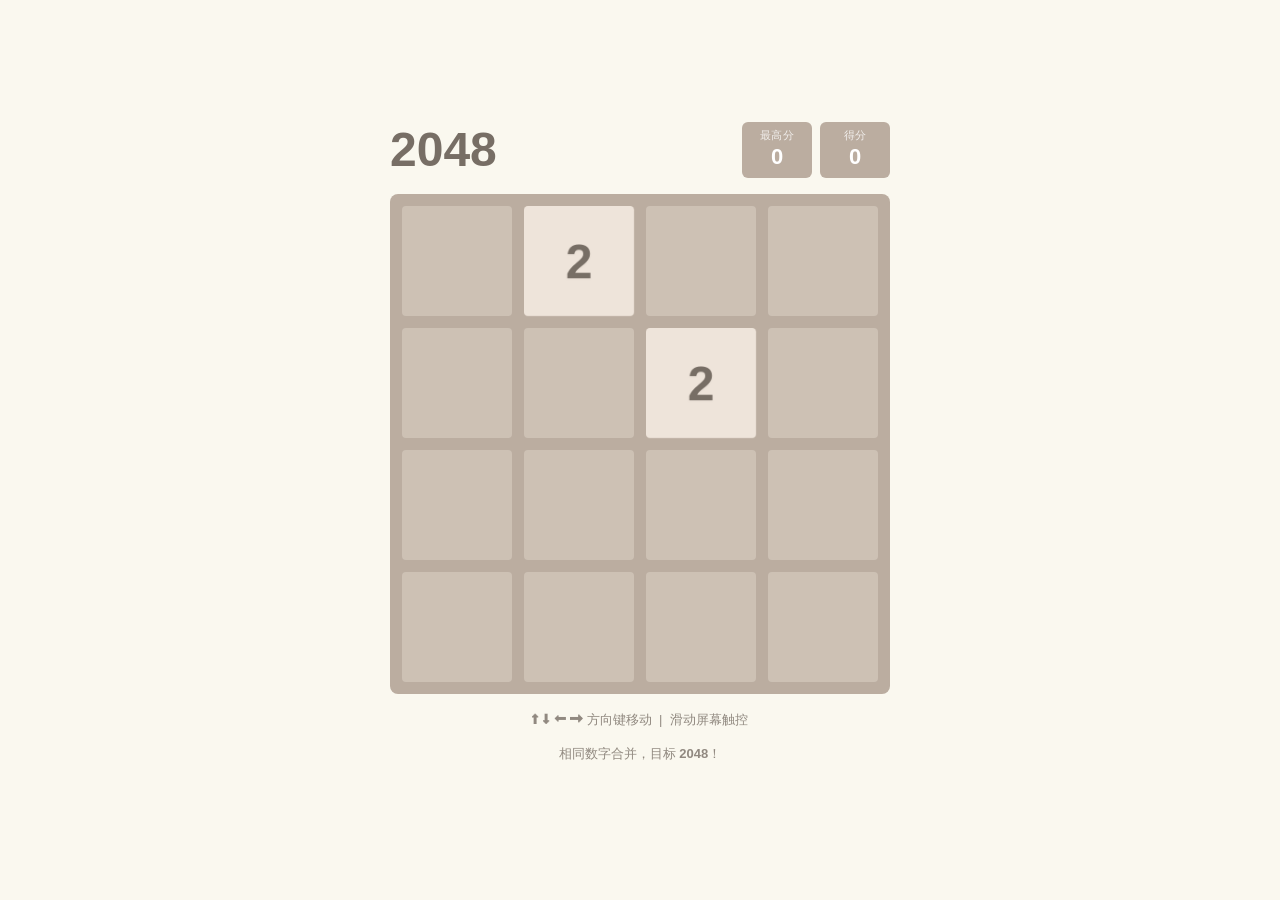
<file: Project/Game/2048/index.html>
<!DOCTYPE html>
<html lang="zh-CN">
<head>
    <meta charset="utf-8">
    <meta name="viewport" content="width=device-width, initial-scale=1.0, maximum-scale=1.0, user-scalable=no">
    <title>2048游戏</title>
    <!-- SPDX-License-Identifier: MIT -->
    <style>
        * {
            box-sizing: border-box;
            -webkit-tap-highlight-color: transparent;
        }

        body {
            font-family: 'Arial', 'Helvetica Neue', sans-serif;
            background-color: #faf8ef;
            color: #776e65;
            margin: 0;
            padding: 16px;
            min-height: 100vh;
            display: flex;
            justify-content: center;
            align-items: center;
            touch-action: none;
            user-select: none;
            -webkit-user-select: none;
        }

        .game-container {
            width: 100%;
            max-width: 500px;
            margin: 0 auto;
        }

        .header {
            display: flex;
            justify-content: space-between;
            align-items: center;
            margin-bottom: 16px;
            flex-wrap: wrap;
            gap: 8px;
        }

        .title {
            font-size: 48px;
            font-weight: bold;
            color: #776e65;
            line-height: 1;
        }

        .scores {
            display: flex;
            gap: 8px;
        }

        .score-box {
            background-color: #bbada0;
            color: white;
            padding: 6px 16px;
            border-radius: 6px;
            text-align: center;
            min-width: 70px;
        }

        .score-title {
            font-size: 11px;
            text-transform: uppercase;
            letter-spacing: 0.5px;
            opacity: 0.8;
        }

        .score-value {
            font-size: 22px;
            font-weight: bold;
            line-height: 1.3;
        }

        .game-board {
            background-color: #bbada0;
            border-radius: 8px;
            padding: 12px;
            position: relative;
            margin-bottom: 16px;
            touch-action: none;
            -webkit-touch-callout: none;
        }

        .grid {
            position: relative;
            display: grid;
            grid-template-columns: repeat(4, 1fr);
            gap: 12px;
            width: 100%;
            aspect-ratio: 1 / 1;
            touch-action: none;
        }

        .cell {
            background-color: rgba(238, 228, 218, 0.35);
            border-radius: 4px;
            width: 100%;
            aspect-ratio: 1 / 1;
            position: relative;
            pointer-events: none;
        }

        .tile {
            position: absolute;
            border-radius: 4px;
            display: flex;
            justify-content: center;
            align-items: center;
            font-weight: bold;
            font-size: 32px;
            transition: top 0.12s ease-out, left 0.12s ease-out, transform 0.12s ease-out, opacity 0.12s ease-out;
            z-index: 10;
            will-change: top, left, transform;
            backface-visibility: hidden;
            -webkit-backface-visibility: hidden;
            pointer-events: none;
            text-shadow: 0 1px 2px rgba(0, 0, 0, 0.05);
        }

        .tile-appear {
            animation: tilePop 0.18s ease-out forwards;
        }

        @keyframes tilePop {
            0% {
                transform: scale(0);
                opacity: 0;
            }
            60% {
                transform: scale(1.08);
                opacity: 1;
            }
            100% {
                transform: scale(1);
                opacity: 1;
            }
        }

        .tile-merged {
            animation: tileMerge 0.22s ease-out forwards;
        }

        @keyframes tileMerge {
            0% {
                transform: scale(1);
                opacity: 1;
            }
            40% {
                transform: scale(1.25);
                opacity: 1;
            }
            100% {
                transform: scale(1);
                opacity: 1;
            }
        }

        .game-over-overlay {
            position: absolute;
            inset: 0;
            background: rgba(238, 228, 218, 0.73);
            border-radius: 8px;
            display: none;
            flex-direction: column;
            justify-content: center;
            align-items: center;
            z-index: 100;
            backdrop-filter: blur(2px);
            -webkit-backdrop-filter: blur(2px);
            animation: fadeIn 0.4s ease-out;
        }

        .game-over-overlay.show {
            display: flex;
        }

        @keyframes fadeIn {
            0% {
                opacity: 0;
                transform: scale(0.96);
            }
            100% {
                opacity: 1;
                transform: scale(1);
            }
        }

        .game-over-overlay .go-title {
            font-size: 48px;
            font-weight: bold;
            color: #776e65;
            margin-bottom: 8px;
        }

        .game-over-overlay .go-score {
            font-size: 22px;
            color: #776e65;
            margin-bottom: 20px;
        }

        .game-over-overlay .go-btn {
            background: #8f7a66;
            color: #f9f6f2;
            border: none;
            padding: 10px 36px;
            border-radius: 6px;
            font-size: 18px;
            font-weight: bold;
            cursor: pointer;
            transition: background 0.2s;
            touch-action: manipulation;
        }

        .game-over-overlay .go-btn:hover {
            background: #9f8b76;
        }

        .game-over-overlay .go-btn:active {
            transform: scale(0.95);
        }

        .instructions {
            font-size: 13px;
            line-height: 1.6;
            color: #776e65;
            opacity: 0.8;
            max-width: 500px;
            margin: 0 auto;
            text-align: center;
        }

        .instructions strong {
            opacity: 1;
        }

        @media (max-width: 520px) {
            body {
                padding: 10px;
            }

            .title {
                font-size: 36px;
            }

            .score-box {
                padding: 4px 12px;
                min-width: 56px;
            }

            .score-value {
                font-size: 18px;
            }

            .game-board {
                padding: 10px;
                border-radius: 6px;
            }

            .grid {
                gap: 10px;
            }

            .tile {
                font-size: 24px;
                border-radius: 3px;
            }

            .game-over-overlay .go-title {
                font-size: 34px;
            }
            .game-over-overlay .go-score {
                font-size: 18px;
            }
            .game-over-overlay .go-btn {
                padding: 8px 28px;
                font-size: 16px;
            }
        }

        @media (max-width: 400px) {
            .title {
                font-size: 28px;
            }

            .score-box {
                padding: 3px 8px;
                min-width: 46px;
            }

            .score-value {
                font-size: 15px;
            }
            .score-title {
                font-size: 9px;
            }

            .game-board {
                padding: 8px;
            }

            .grid {
                gap: 8px;
            }

            .tile {
                font-size: 18px;
                border-radius: 3px;
            }

            .game-over-overlay .go-title {
                font-size: 26px;
            }
        }

        @media (min-width: 600px) {
            .tile {
                font-size: 48px;
            }
        }

        .hidden {
            display: none !important;
        }

        .no-scroll {
            overflow: hidden;
            position: fixed;
            width: 100%;
            height: 100%;
        }
    </style>
</head>
<body>

    <div class="game-container" id="app">
        <div class="header">
            <div class="title">2048</div>
            <div class="scores">
                <div class="score-box">
                    <div class="score-title">最高分</div>
                    <div class="score-value" id="best-score">0</div>
                </div>
                <div class="score-box">
                    <div class="score-title">得分</div>
                    <div class="score-value" id="score">0</div>
                </div>
            </div>
        </div>

        <div class="game-board" id="game-board">
            <div class="grid" id="grid">
            </div>

            <div class="game-over-overlay" id="game-over-overlay">
                <div class="go-title">游戏结束</div>
                <div class="go-score" id="go-score">得分: 0</div>
                <button class="go-btn" id="restart-btn">再来一局</button>
            </div>
        </div>

        <div class="instructions">
            <p><strong>⬆ ⬇ ⬅ ➡</strong> 方向键移动 &nbsp;|&nbsp; 滑动屏幕触控</p>
            <p>相同数字合并，目标 <strong>2048</strong>！</p>
        </div>
    </div>

    <script>
        document.addEventListener('DOMContentLoaded', () => {

            const gridEl = document.getElementById('grid');
            const scoreDisplay = document.getElementById('score');
            const bestScoreDisplay = document.getElementById('best-score');
            const gameOverOverlay = document.getElementById('game-over-overlay');
            const goScoreDisplay = document.getElementById('go-score');
            const restartBtn = document.getElementById('restart-btn');

            const SIZE = 4;
            const GAP = 12;
            const TILE_COLORS = {
                0: '#cdc1b4',
                2: '#eee4da',
                4: '#ede0c8',
                8: '#f2b179',
                16: '#f59563',
                32: '#f67c5f',
                64: '#f65e3b',
                128: '#edcf72',
                256: '#edcc61',
                512: '#edc850',
                1024: '#edc53f',
                2048: '#edc22e',
                4096: '#60d992',
                8192: '#3c9a6e'
            };

            let board = [];
            let tiles = [];
            let tileIdCounter = 0;
            let score = 0;
            let bestScore = parseInt(localStorage.getItem('bestScore2048')) || 0;
            let isGameOver = false;
            let isMoving = false;

            let audioCtx = null;

            function initAudio() {
                if (!audioCtx) {
                    try {
                        audioCtx = new(window.AudioContext || window.webkitAudioContext)();
                    } catch (_) {}
                }
                if (audioCtx && audioCtx.state === 'suspended') {
                    audioCtx.resume().catch(() => {});
                }
            }

            function playMoveSound() {
                if (!audioCtx) return;
                try {
                    const osc = audioCtx.createOscillator();
                    const gain = audioCtx.createGain();
                    osc.connect(gain);
                    gain.connect(audioCtx.destination);
                    osc.frequency.setValueAtTime(800, audioCtx.currentTime);
                    osc.frequency.exponentialRampToValueAtTime(600, audioCtx.currentTime + 0.06);
                    gain.gain.setValueAtTime(0.08, audioCtx.currentTime);
                    gain.gain.exponentialRampToValueAtTime(0.001, audioCtx.currentTime + 0.08);
                    osc.start(audioCtx.currentTime);
                    osc.stop(audioCtx.currentTime + 0.08);
                } catch (_) {}
            }

            function playMergeSound() {
                if (!audioCtx) return;
                try {
                    const now = audioCtx.currentTime;
                    const osc = audioCtx.createOscillator();
                    const gain = audioCtx.createGain();
                    osc.connect(gain);
                    gain.connect(audioCtx.destination);
                    osc.type = 'sine';
                    osc.frequency.setValueAtTime(400, now);
                    osc.frequency.exponentialRampToValueAtTime(900, now + 0.14);
                    gain.gain.setValueAtTime(0.12, now);
                    gain.gain.exponentialRampToValueAtTime(0.001, now + 0.16);
                    osc.start(now);
                    osc.stop(now + 0.16);
                } catch (_) {}
            }

            function playWinSound() {
                if (!audioCtx) return;
                try {
                    const notes = [523, 659, 784, 1047];
                    const now = audioCtx.currentTime;
                    notes.forEach((freq, i) => {
                        const osc = audioCtx.createOscillator();
                        const gain = audioCtx.createGain();
                        osc.connect(gain);
                        gain.connect(audioCtx.destination);
                        osc.type = 'sine';
                        osc.frequency.setValueAtTime(freq, now + i * 0.12);
                        gain.gain.setValueAtTime(0.10, now + i * 0.12);
                        gain.gain.exponentialRampToValueAtTime(0.001, now + i * 0.12 + 0.18);
                        osc.start(now + i * 0.12);
                        osc.stop(now + i * 0.12 + 0.18);
                    });
                } catch (_) {}
            }

            function playGameOverSound() {
                if (!audioCtx) return;
                try {
                    const now = audioCtx.currentTime;
                    const osc = audioCtx.createOscillator();
                    const gain = audioCtx.createGain();
                    osc.connect(gain);
                    gain.connect(audioCtx.destination);
                    osc.type = 'sawtooth';
                    osc.frequency.setValueAtTime(300, now);
                    osc.frequency.exponentialRampToValueAtTime(120, now + 0.3);
                    gain.gain.setValueAtTime(0.06, now);
                    gain.gain.exponentialRampToValueAtTime(0.001, now + 0.35);
                    osc.start(now);
                    osc.stop(now + 0.35);
                } catch (_) {}
            }

            function cloneBoard(b) {
                return b.map(row => [...row]);
            }

            function boardsEqual(a, b) {
                for (let i = 0; i < SIZE; i++) {
                    for (let j = 0; j < SIZE; j++) {
                        if (a[i][j] !== b[i][j]) return false;
                    }
                }
                return true;
            }

            function getEmptyCells(b) {
                const cells = [];
                for (let i = 0; i < SIZE; i++) {
                    for (let j = 0; j < SIZE; j++) {
                        if (b[i][j] === 0) cells.push({ row: i, col: j });
                    }
                }
                return cells;
            }

            function canMove(b) {
                if (getEmptyCells(b).length > 0) return true;
                for (let i = 0; i < SIZE; i++) {
                    for (let j = 0; j < SIZE; j++) {
                        const v = b[i][j];
                        if (j < SIZE - 1 && b[i][j + 1] === v) return true;
                        if (i < SIZE - 1 && b[i + 1][j] === v) return true;
                    }
                }
                return false;
            }

            function checkWin(b) {
                for (let i = 0; i < SIZE; i++) {
                    for (let j = 0; j < SIZE; j++) {
                        if (b[i][j] === 2048) return true;
                    }
                }
                return false;
            }

            function slideAndMergeRow(row) {
                let filtered = row.filter(v => v !== 0);
                let merged = [];
                let scoreGain = 0;
                let i = 0;
                while (i < filtered.length) {
                    if (i + 1 < filtered.length && filtered[i] === filtered[i + 1]) {
                        const val = filtered[i] * 2;
                        merged.push(val);
                        scoreGain += val;
                        i += 2;
                    } else {
                        merged.push(filtered[i]);
                        i++;
                    }
                }
                while (merged.length < SIZE) merged.push(0);
                return { result: merged, scoreGain };
            }

            function performMove(b, direction) {
                let newBoard = cloneBoard(b);
                let totalGain = 0;

                if (direction === 'left') {
                    for (let i = 0; i < SIZE; i++) {
                        const { result, scoreGain } = slideAndMergeRow(newBoard[i]);
                        newBoard[i] = result;
                        totalGain += scoreGain;
                    }
                } else if (direction === 'right') {
                    for (let i = 0; i < SIZE; i++) {
                        const reversed = [...newBoard[i]].reverse();
                        const { result, scoreGain } = slideAndMergeRow(reversed);
                        newBoard[i] = result.reverse();
                        totalGain += scoreGain;
                    }
                } else if (direction === 'up') {
                    for (let j = 0; j < SIZE; j++) {
                        const col = [];
                        for (let i = 0; i < SIZE; i++) col.push(newBoard[i][j]);
                        const { result, scoreGain } = slideAndMergeRow(col);
                        for (let i = 0; i < SIZE; i++) newBoard[i][j] = result[i];
                        totalGain += scoreGain;
                    }
                } else if (direction === 'down') {
                    for (let j = 0; j < SIZE; j++) {
                        const col = [];
                        for (let i = 0; i < SIZE; i++) col.push(newBoard[i][j]);
                        const reversed = col.reverse();
                        const { result, scoreGain } = slideAndMergeRow(reversed);
                        const final = result.reverse();
                        for (let i = 0; i < SIZE; i++) newBoard[i][j] = final[i];
                        totalGain += scoreGain;
                    }
                }

                const moved = !boardsEqual(b, newBoard);
                return { moved, scoreGain: totalGain, newBoard };
            }

            function syncTilesFromBoard(b) {
                const cellMap = new Map();
                for (let i = 0; i < SIZE; i++) {
                    for (let j = 0; j < SIZE; j++) {
                        if (b[i][j] !== 0) {
                            cellMap.set(`${i},${j}`, { value: b[i][j], row: i, col: j });
                        }
                    }
                }

                const existingMap = new Map();
                tiles.forEach(t => {
                    existingMap.set(`${t.row},${t.col}`, t);
                });

                const newTiles = [];
                const usedIds = new Set();

                for (const [key, data] of cellMap) {
                    const [row, col] = key.split(',').map(Number);
                    const existing = existingMap.get(key);
                    if (existing && existing.value === data.value) {
                        existing.row = row;
                        existing.col = col;
                        existing.value = data.value;
                        newTiles.push(existing);
                        usedIds.add(existing.id);
                    } else {
                        const tile = {
                            id: tileIdCounter++,
                            value: data.value,
                            row,
                            col,
                            el: null,
                            merged: false,
                            appear: true,
                        };
                        newTiles.push(tile);
                    }
                }

                tiles.forEach(t => {
                    if (!usedIds.has(t.id) && t.el && t.el.parentNode) {
                        t.el.parentNode.removeChild(t.el);
                    }
                });

                newTiles.forEach(t => { t.merged = false; });

                tiles = newTiles;
                return tiles;
            }

            function spawnTile(b) {
                const empty = getEmptyCells(b);
                if (empty.length === 0) return null;
                const idx = Math.floor(Math.random() * empty.length);
                const { row, col } = empty[idx];
                const value = Math.random() < 0.9 ? 2 : 4;
                b[row][col] = value;
                const tile = {
                    id: tileIdCounter++,
                    value,
                    row,
                    col,
                    el: null,
                    merged: false,
                    appear: true,
                };
                tiles.push(tile);
                return tile;
            }

            function getTilePosition(row, col) {
                const gridRect = gridEl.getBoundingClientRect();
                const gridWidth = gridRect.width;
                const gapPx = GAP;
                const cellSize = (gridWidth - gapPx * (SIZE - 1)) / SIZE;
                const left = col * (cellSize + gapPx);
                const top = row * (cellSize + gapPx);
                return { left, top, cellSize };
            }

            function renderTiles() {
                const gridRect = gridEl.getBoundingClientRect();
                const gridWidth = gridRect.width;
                const gapPx = GAP;
                const cellSize = (gridWidth - gapPx * (SIZE - 1)) / SIZE;

                tiles.forEach(tile => {
                    const { left, top } = getTilePosition(tile.row, tile.col);
                    let el = tile.el;

                    if (!el) {
                        el = document.createElement('div');
                        el.className = 'tile';
                        el.style.width = cellSize + 'px';
                        el.style.height = cellSize + 'px';
                        el.style.left = left + 'px';
                        el.style.top = top + 'px';
                        el.style.backgroundColor = TILE_COLORS[tile.value] || '#cdc1b4';
                        el.style.color = tile.value > 4 ? '#f9f6f2' : '#776e65';
                        el.style.fontSize = Math.min(cellSize * 0.45, 48) + 'px';
                        el.textContent = tile.value;
                        gridEl.appendChild(el);
                        tile.el = el;
                        if (tile.appear) {
                            el.classList.add('tile-appear');
                            setTimeout(() => el.classList.remove('tile-appear'), 200);
                            tile.appear = false;
                        }
                    } else {
                        el.style.width = cellSize + 'px';
                        el.style.height = cellSize + 'px';
                        el.style.left = left + 'px';
                        el.style.top = top + 'px';
                        el.style.backgroundColor = TILE_COLORS[tile.value] || '#cdc1b4';
                        el.style.color = tile.value > 4 ? '#f9f6f2' : '#776e65';
                        el.style.fontSize = Math.min(cellSize * 0.45, 48) + 'px';
                        el.textContent = tile.value;
                        if (tile.merged) {
                            el.classList.remove('tile-merged');
                            void el.offsetWidth;
                            el.classList.add('tile-merged');
                            setTimeout(() => el.classList.remove('tile-merged'), 250);
                            tile.merged = false;
                        }
                    }
                });

                const existingIds = new Set(tiles.map(t => t.id));
                const children = gridEl.querySelectorAll('.tile');
                children.forEach(el => {
                    let found = false;
                    for (const t of tiles) {
                        if (t.el === el) { found = true; break; }
                    }
                    if (!found) {
                        el.remove();
                    }
                });
            }

            function updateScoreUI() {
                scoreDisplay.textContent = score;
                if (score > bestScore) {
                    bestScore = score;
                    localStorage.setItem('bestScore2048', String(bestScore));
                }
                bestScoreDisplay.textContent = bestScore;
            }

            function showGameOver() {
                isGameOver = true;
                goScoreDisplay.textContent = `得分: ${score}`;
                gameOverOverlay.classList.add('show');
                playGameOverSound();
            }

            function hideGameOver() {
                isGameOver = false;
                gameOverOverlay.classList.remove('show');
            }

            function initGame() {
                board = Array.from({ length: SIZE }, () => Array(SIZE).fill(0));
                tiles.forEach(t => {
                    if (t.el && t.el.parentNode) t.el.parentNode.removeChild(t.el);
                });
                tiles = [];
                tileIdCounter = 0;
                score = 0;
                isGameOver = false;
                hideGameOver();
                updateScoreUI();

                spawnTile(board);
                spawnTile(board);

                renderTiles();
                updateScoreUI();

                initAudio();
            }

            function doMove(direction) {
                if (isMoving || isGameOver) return;

                if (!canMove(board)) {
                    showGameOver();
                    return;
                }

                const oldBoard = cloneBoard(board);

                const { moved, scoreGain, newBoard } = performMove(board, direction);
                if (!moved) return;

                playMoveSound();

                board = newBoard;
                score += scoreGain;
                updateScoreUI();

                syncTilesFromBoard(board);

                if (scoreGain > 0) {
                    for (let i = 0; i < SIZE; i++) {
                        for (let j = 0; j < SIZE; j++) {
                            const newVal = board[i][j];
                            const oldVal = oldBoard[i][j];
                            if (newVal !== 0 && newVal !== oldVal && newVal > oldVal) {
                                for (const tile of tiles) {
                                    if (tile.row === i && tile.col === j && tile.value === newVal) {
                                        tile.merged = true;
                                        break;
                                    }
                                }
                            }
                        }
                    }
                    if (scoreGain > 0) {
                        playMergeSound();
                    }
                }

                renderTiles();

                if (checkWin(board)) {
                    playWinSound();
                    setTimeout(() => {
                        alert('🎉 恭喜你达到 2048！');
                    }, 300);
                }

                const newTile = spawnTile(board);
                if (newTile) {
                    renderTiles();
                }

                if (!canMove(board)) {
                    showGameOver();
                }

                if (score > bestScore) {
                    bestScore = score;
                    localStorage.setItem('bestScore2048', String(bestScore));
                    bestScoreDisplay.textContent = bestScore;
                }

                isMoving = false;
            }

            let touchStartX = 0;
            let touchStartY = 0;
            let isTouching = false;

            function handleTouchStart(e) {
                const touch = e.touches[0];
                if (!touch) return;
                touchStartX = touch.clientX;
                touchStartY = touch.clientY;
                isTouching = true;
                initAudio();
            }

            function handleTouchMove(e) {
                e.preventDefault();
                if (!isTouching) return;
                const touch = e.touches[0];
                if (!touch) return;
                const dx = touch.clientX - touchStartX;
                const dy = touch.clientY - touchStartY;
                if (Math.abs(dx) < 30 && Math.abs(dy) < 30) return;

                isTouching = false;

                if (Math.abs(dx) > Math.abs(dy)) {
                    if (dx > 0) doMove('right');
                    else doMove('left');
                } else {
                    if (dy > 0) doMove('down');
                    else doMove('up');
                }

                touchStartX = touch.clientX;
                touchStartY = touch.clientY;
            }

            function handleTouchEnd(e) {
                isTouching = false;
            }

            function handleKeydown(e) {
                const key = e.key;
                if (['ArrowUp', 'ArrowDown', 'ArrowLeft', 'ArrowRight'].includes(key)) {
                    e.preventDefault();
                    initAudio();
                    const map = {
                        'ArrowLeft': 'left',
                        'ArrowRight': 'right',
                        'ArrowUp': 'up',
                        'ArrowDown': 'down'
                    };
                    doMove(map[key]);
                }
            }

            let resizeTimer = null;

            function handleResize() {
                clearTimeout(resizeTimer);
                resizeTimer = setTimeout(() => {
                    renderTiles();
                }, 100);
            }

            function init() {
                gridEl.innerHTML = '';
                for (let i = 0; i < SIZE; i++) {
                    for (let j = 0; j < SIZE; j++) {
                        const cell = document.createElement('div');
                        cell.className = 'cell';
                        cell.dataset.row = i;
                        cell.dataset.col = j;
                        gridEl.appendChild(cell);
                    }
                }

                initGame();

                bestScoreDisplay.textContent = bestScore;

                document.addEventListener('keydown', handleKeydown);

                const boardEl = document.getElementById('game-board');
                boardEl.addEventListener('touchstart', handleTouchStart, { passive: true });
                boardEl.addEventListener('touchmove', handleTouchMove, { passive: false });
                boardEl.addEventListener('touchend', handleTouchEnd, { passive: true });
                boardEl.addEventListener('touchcancel', handleTouchEnd, { passive: true });

                window.addEventListener('resize', handleResize);

                restartBtn.addEventListener('click', () => {
                    initAudio();
                    initGame();
                    hideGameOver();
                    renderTiles();
                    updateScoreUI();
                });

                restartBtn.addEventListener('touchend', (e) => {
                    e.preventDefault();
                    initAudio();
                    initGame();
                    hideGameOver();
                    renderTiles();
                    updateScoreUI();
                });

                renderTiles();
                updateScoreUI();

                console.log('🎮 2048 游戏已启动！');
            }

            init();

            window.__game = {
                board,
                tiles,
                score,
                doMove,
                initGame,
                renderTiles,
            };

        });
    </script>

</body>
</html>
</file>
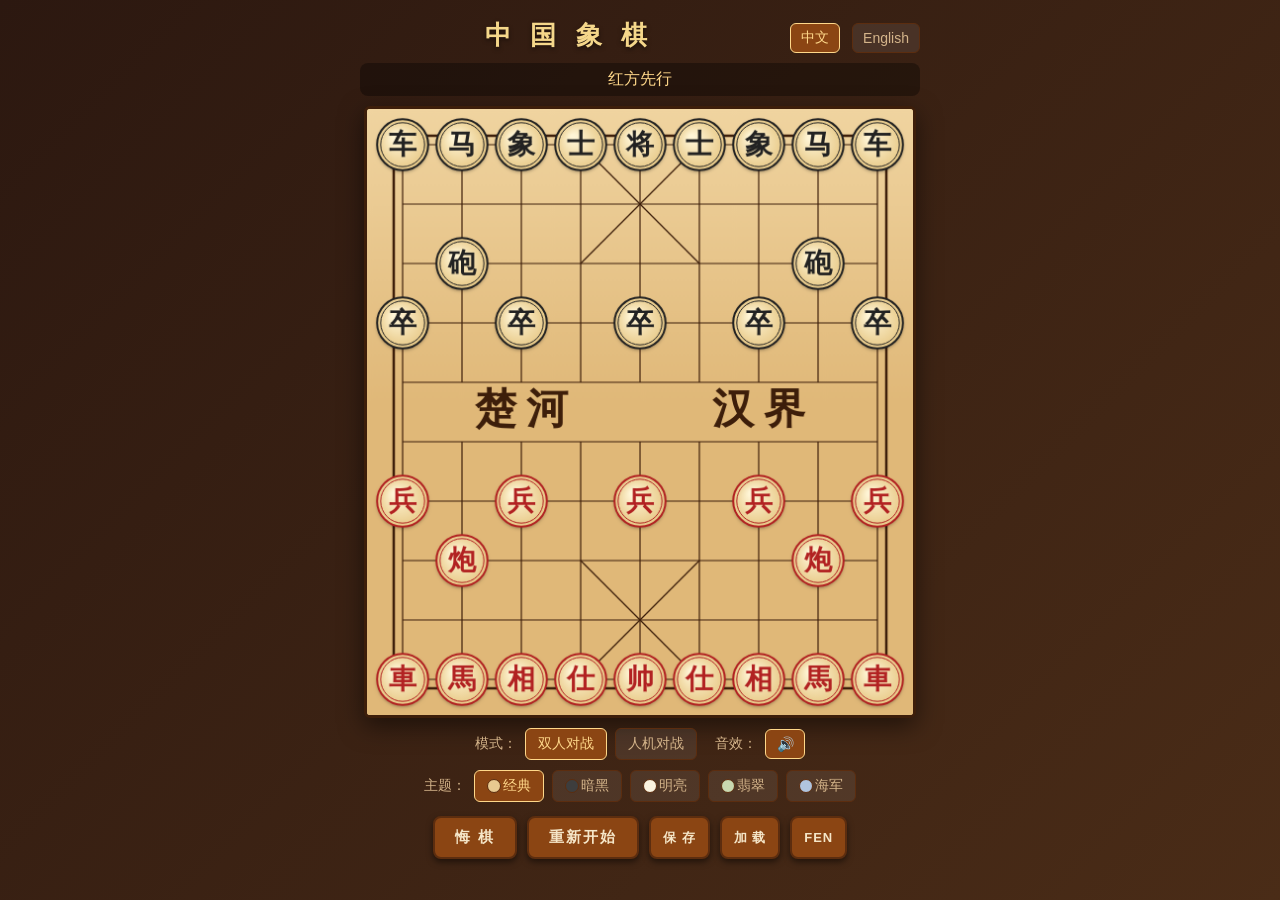
<file: Project/Game/Xiangqi/index.html>
<!DOCTYPE html>
<html lang="zh-CN">
<head>
    <meta charset="UTF-8">
    <meta name="viewport" content="width=device-width, initial-scale=1.0, maximum-scale=1.0, user-scalable=no">
    <title>中国象棋 v5.1.1</title>
    <!-- SPDX-License-Identifier: MIT -->
    <style>
        * { box-sizing: border-box; -webkit-tap-highlight-color: transparent; }
        html, body {
            margin: 0; padding: 0; min-height: 100vh;
            font-family: -apple-system, BlinkMacSystemFont, "PingFang SC", "Microsoft YaHei", sans-serif;
            user-select: none;
        }
        body {
            --bg-start: #2c1810; --bg-end: #4a2c17;
            --text: #f5e6c8; --title: #f5d78a;
            --btn-bg: #8b4513; --btn-border: #5c2d0f; --btn-hover: #a0522d; --btn-text: #f5e6c8;
            --status-bg: rgba(0,0,0,0.35); --status-text: #ffd88a;
            --opt-color: #d4b48a; --opt-active-bg: #8b4513; --opt-active-color: #ffd88a; --opt-active-border: #ffd88a;
            --opt-hover: rgba(255,255,255,0.15);
            --lang-bg: rgba(255,255,255,0.08); --lang-border: #5c2d0f; --lang-color: #d4b48a;
            --lang-hover: rgba(255,255,255,0.18);
            --fen-bg: rgba(0,0,0,0.35); --fen-border: #5c2d0f; --fen-btn-hover: rgba(255,255,255,0.18);
            --shadow: rgba(0,0,0,0.5);
            --board-bg: #e8c990; --board-border: #3d1e0a;
            --check-text: #ff6b6b; --over-text: #7dd87d; --thinking-text: #7ec8e3;
            --small-btn-bg: rgba(255,255,255,0.08); --small-btn-border: #5c2d0f; --small-btn-color: #d4b48a;
            --small-btn-hover: rgba(255,255,255,0.18);
            --theme-btn-border: #5c2d0f;
        }
        body.theme-dark {
            --bg-start: #1a1a2e; --bg-end: #16213e;
            --text: #d0d0d0; --title: #c9a96e;
            --btn-bg: #533483; --btn-border: #3b1f6e; --btn-hover: #6c4fa8; --btn-text: #e0d0f0;
            --status-bg: rgba(0,0,0,0.5); --status-text: #c9a96e;
            --opt-color: #b0a0c0; --opt-active-bg: #533483; --opt-active-color: #e0c070; --opt-active-border: #e0c070;
            --opt-hover: rgba(255,255,255,0.1);
            --lang-bg: rgba(255,255,255,0.05); --lang-border: #3b1f6e; --lang-color: #b0a0c0;
            --lang-hover: rgba(255,255,255,0.12);
            --fen-bg: rgba(0,0,0,0.5); --fen-border: #3b1f6e; --fen-btn-hover: rgba(255,255,255,0.12);
            --shadow: rgba(0,0,0,0.7);
            --board-bg: #3d3d3d; --board-border: #1a1a1a;
            --check-text: #ff8a8a; --over-text: #8ae88a; --thinking-text: #8ac8e8;
            --small-btn-bg: rgba(255,255,255,0.05); --small-btn-border: #3b1f6e; --small-btn-color: #b0a0c0;
            --small-btn-hover: rgba(255,255,255,0.12);
            --theme-btn-border: #3b1f6e;
        }
        body.theme-light {
            --bg-start: #f5f0e8; --bg-end: #e8dcc8;
            --text: #4a3728; --title: #8b4513;
            --btn-bg: #8b4513; --btn-border: #6b3410; --btn-hover: #a0522d; --btn-text: #fff;
            --status-bg: rgba(139,69,19,0.12); --status-text: #6b3410;
            --opt-color: #6b4a2e; --opt-active-bg: #8b4513; --opt-active-color: #fff; --opt-active-border: #8b4513;
            --opt-hover: rgba(139,69,19,0.1);
            --lang-bg: rgba(139,69,19,0.08); --lang-border: #8b4513; --lang-color: #6b4a2e;
            --lang-hover: rgba(139,69,19,0.18);
            --fen-bg: rgba(139,69,19,0.08); --fen-border: #8b4513; --fen-btn-hover: rgba(139,69,19,0.18);
            --shadow: rgba(0,0,0,0.2);
            --board-bg: #faf3e0; --board-border: #5c3a1e;
            --check-text: #d32f2f; --over-text: #2e7d32; --thinking-text: #1565c0;
            --small-btn-bg: rgba(139,69,19,0.08); --small-btn-border: #8b4513; --small-btn-color: #6b4a2e;
            --small-btn-hover: rgba(139,69,19,0.18);
            --theme-btn-border: #8b4513;
        }
        body.theme-jade {
            --bg-start: #1a3a2a; --bg-end: #2d5a3d;
            --text: #d4e8c0; --title: #a8d8a0;
            --btn-bg: #3a6a3a; --btn-border: #2a4a2a; --btn-hover: #4a8a4a; --btn-text: #d4e8c0;
            --status-bg: rgba(0,0,0,0.35); --status-text: #a8d8a0;
            --opt-color: #a0c8a0; --opt-active-bg: #3a6a3a; --opt-active-color: #d0ffd0; --opt-active-border: #a0d8a0;
            --opt-hover: rgba(255,255,255,0.1);
            --lang-bg: rgba(255,255,255,0.08); --lang-border: #2a4a2a; --lang-color: #a0c8a0;
            --lang-hover: rgba(255,255,255,0.15);
            --fen-bg: rgba(0,0,0,0.35); --fen-border: #2a4a2a; --fen-btn-hover: rgba(255,255,255,0.15);
            --shadow: rgba(0,0,0,0.5);
            --board-bg: #c8d8b0; --board-border: #2a4a2a;
            --check-text: #ff8a8a; --over-text: #8ae88a; --thinking-text: #8ac8e8;
            --small-btn-bg: rgba(255,255,255,0.08); --small-btn-border: #2a4a2a; --small-btn-color: #a0c8a0;
            --small-btn-hover: rgba(255,255,255,0.15);
            --theme-btn-border: #2a4a2a;
        }
        body.theme-navy {
            --bg-start: #1a2035; --bg-end: #2c3e6b;
            --text: #c8d8f0; --title: #8ab4f8;
            --btn-bg: #3b5998; --btn-border: #2a4a7a; --btn-hover: #4a6ab8; --btn-text: #d0d8f0;
            --status-bg: rgba(0,0,0,0.35); --status-text: #8ab4f8;
            --opt-color: #a0b8e0; --opt-active-bg: #3b5998; --opt-active-color: #c0d8ff; --opt-active-border: #a0b8e0;
            --opt-hover: rgba(255,255,255,0.1);
            --lang-bg: rgba(255,255,255,0.08); --lang-border: #2a4a7a; --lang-color: #a0b8e0;
            --lang-hover: rgba(255,255,255,0.15);
            --fen-bg: rgba(0,0,0,0.35); --fen-border: #2a4a7a; --fen-btn-hover: rgba(255,255,255,0.15);
            --shadow: rgba(0,0,0,0.5);
            --board-bg: #b0c4de; --board-border: #1a2a4a;
            --check-text: #ff8a8a; --over-text: #8ae88a; --thinking-text: #8ac8e8;
            --small-btn-bg: rgba(255,255,255,0.08); --small-btn-border: #2a4a7a; --small-btn-color: #a0b8e0;
            --small-btn-hover: rgba(255,255,255,0.15);
            --theme-btn-border: #2a4a7a;
        }
        body {
            background: linear-gradient(135deg, var(--bg-start) 0%, var(--bg-end) 100%);
            color: var(--text);
        }
        .app { display: flex; flex-direction: column; align-items: center; padding: 12px; min-height: 100vh; }
        .header-row {
            display: flex; align-items: center; justify-content: center; gap: 12px;
            width: 100%; max-width: 560px; flex-wrap: wrap;
        }
        h1 {
            font-size: clamp(18px, 4vw, 26px); margin: 6px 0 10px;
            color: var(--title); letter-spacing: 6px;
            text-shadow: 0 2px 4px rgba(0,0,0,0.5); flex: 1; text-align: center;
        }
        .lang-btn {
            background: var(--lang-bg); border: 1px solid var(--lang-border);
            border-radius: 6px; color: var(--lang-color); cursor: pointer;
            font-size: clamp(12px,2.5vw,14px); padding: 4px 10px; transition: all 0.15s;
            height: 30px; flex-shrink: 0;
        }
        .lang-btn:hover { background: var(--lang-hover); }
        .lang-btn.active { background: var(--btn-bg); color: var(--opt-active-color); border-color: var(--opt-active-border); }
        .status {
            font-size: clamp(13px,3vw,16px); margin-bottom: 10px; padding: 6px 14px;
            background: var(--status-bg); border-radius: 8px; min-height: 28px;
            text-align: center; color: var(--status-text); width: 100%; max-width: 560px;
        }
        .status.check { color: var(--check-text); font-weight: bold; }
        .status.over { color: var(--over-text); font-weight: bold; }
        .status.thinking { color: var(--thinking-text); font-weight: bold; }
        .board-wrap { width: 100%; max-width: 560px; display: flex; justify-content: center; }
        canvas {
            width: 100%; height: auto; background: var(--board-bg);
            border: 3px solid var(--board-border); border-radius: 6px;
            box-shadow: 0 8px 24px var(--shadow); touch-action: manipulation; display: block;
        }
        .controls { margin-top: 14px; display: flex; gap: 10px; flex-wrap: wrap; justify-content: center; }
        .btn {
            padding: 10px 20px; font-size: clamp(13px,3vw,15px); background: var(--btn-bg);
            color: var(--btn-text); border: 2px solid var(--btn-border); border-radius: 8px;
            cursor: pointer; font-weight: bold; letter-spacing: 2px;
            transition: all 0.15s; box-shadow: 0 3px 6px var(--shadow);
        }
        .btn:hover:not(:disabled) { background: var(--btn-hover); transform: translateY(-1px); }
        .btn:active:not(:disabled) { transform: translateY(1px); box-shadow: 0 1px 3px var(--shadow); }
        .btn:disabled { opacity: 0.4; cursor: not-allowed; }
        .btn-small { padding: 6px 12px; font-size: clamp(11px,2.5vw,13px); letter-spacing: 1px; }
        .option-row {
            margin-top: 10px; display: flex; gap: 8px; align-items: center;
            flex-wrap: wrap; justify-content: center; font-size: clamp(12px,2.8vw,14px); color: var(--opt-color);
        }
        .option-row.hidden { display: none; }
        .option-row button {
            padding: 6px 12px; background: var(--small-btn-bg); color: var(--small-btn-color);
            border: 1px solid var(--small-btn-border); border-radius: 6px; cursor: pointer;
            font-size: inherit; transition: all 0.15s;
        }
        .option-row button.active { background: var(--opt-active-bg); color: var(--opt-active-color); border-color: var(--opt-active-border); }
        .option-row button:hover:not(.active) { background: var(--opt-hover); }
        .icon-btn { padding: 6px 10px !important; min-width: 40px; }
        .theme-dot {
            display: inline-block; width: 14px; height: 14px; border-radius: 50%;
            margin-right: 2px; vertical-align: middle; border: 1px solid var(--theme-btn-border);
        }
        .fen-section {
            margin-top: 10px; width: 100%; max-width: 560px; display: none; flex-direction: column; gap: 6px;
        }
        .fen-section.visible { display: flex; }
        .fen-textarea {
            width: 100%; height: 50px; background: var(--fen-bg); color: var(--text);
            border: 1px solid var(--fen-border); border-radius: 6px; padding: 8px;
            font-family: monospace; font-size: 12px; resize: vertical;
        }
        .fen-buttons { display: flex; gap: 8px; justify-content: center; flex-wrap: wrap; }
        .fen-buttons button {
            padding: 5px 10px; background: var(--small-btn-bg); color: var(--small-btn-color);
            border: 1px solid var(--small-btn-border); border-radius: 6px; cursor: pointer;
            font-size: 12px; transition: all 0.15s;
        }
        .fen-buttons button:hover { background: var(--fen-btn-hover); }
        @media (min-width: 768px) { .board-wrap { max-width: 600px; } }
        @media (max-height: 700px) and (orientation: landscape) {
            h1 { margin: 4px 0 6px; font-size: 18px; letter-spacing: 4px; }
            .status { margin-bottom: 6px; padding: 4px 10px; }
            .controls { margin-top: 8px; } .btn { padding: 8px 14px; }
            .option-row { margin-top: 6px; } .header-row { gap: 6px; }
            .lang-btn { height: 26px; font-size: 11px; padding: 2px 8px; }
        }
    </style>
</head>
<body>
    <div class="app">
        <div class="header-row">
            <h1 id="game-title">中 国 象 棋</h1>
            <button class="lang-btn active" id="btn-lang-zh">中文</button>
            <button class="lang-btn" id="btn-lang-en">English</button>
        </div>
        <div class="status" id="status">红方先行</div>
        <div class="board-wrap">
            <canvas id="board"></canvas>
        </div>
        <div class="option-row">
            <span id="lbl-mode">模式：</span>
            <button id="mode-pvp" class="active" data-key="modePvp">双人对战</button>
            <button id="mode-ai" data-key="modeAi">人机对战</button>
            <span style="margin-left:10px;" id="lbl-sound">音效：</span>
            <button id="btn-sound" class="icon-btn active">🔊</button>
        </div>
        <div class="option-row" id="theme-row">
            <span id="lbl-theme">主题：</span>
            <button data-theme="classic" class="active"><span class="theme-dot" style="background:#e8c990;"></span>经典</button>
            <button data-theme="dark"><span class="theme-dot" style="background:#3d3d3d;"></span>暗黑</button>
            <button data-theme="light"><span class="theme-dot" style="background:#faf3e0;"></span>明亮</button>
            <button data-theme="jade"><span class="theme-dot" style="background:#c8d8b0;"></span>翡翠</button>
            <button data-theme="navy"><span class="theme-dot" style="background:#b0c4de;"></span>海军</button>
        </div>
        <div class="option-row" id="difficulty-row" style="display:none;">
            <span id="lbl-diff">难度：</span>
            <button data-level="easy" data-key="diffEasy">简单</button>
            <button data-level="normal" class="active" data-key="diffNormal">普通</button>
            <button data-level="hard" data-key="diffHard">困难</button>
            <button data-level="master" data-key="diffMaster">大师</button>
        </div>
        <div class="controls">
            <button class="btn" id="btn-undo" data-key="undo">悔 棋</button>
            <button class="btn" id="btn-restart" data-key="restart">重新开始</button>
            <button class="btn btn-small" id="btn-save" data-key="save">保 存</button>
            <button class="btn btn-small" id="btn-load" data-key="load">加 载</button>
            <button class="btn btn-small" id="btn-fen" data-key="fen">FEN</button>
        </div>
        <div class="fen-section" id="fen-section">
            <textarea class="fen-textarea" id="fen-textarea" placeholder="FEN 格式..."></textarea>
            <div class="fen-buttons">
                <button id="btn-fen-expcopy">导出/复制</button>
                <button id="btn-fen-download">下载 .fen</button>
                <button id="btn-fen-import">导入 FEN</button>
            </div>
        </div>
    </div>

    <script>
    'use strict';
    // ============================================================
    //  中国象棋 v5.1
    //  - 修复: QS 递归深度限制 / endgameKnowledge 清理 / saveGame 错误提示
    //  - 修复: FEN 按钮音效 / makeBranch 空值防御
    //  - 清理: clearSearchState() 提取 / PIECE_VALUE 死代码移除
    //  - 新增: FEN 导出/复制合并 + 下载按钮
    //  - 新增: 5 套主题切换 + localStorage 持久化
    //  - 修复: 切换英文时 FEN 面板按钮文字未翻译
    // ============================================================

    const I18N = {
        zh: {
            title:'中 国 象 棋',mode:'模式',diff:'难度',theme:'主题',
            redTurn:'红方先行',blackTurn:'黑方行棋',
            redThinking:'红方思考中...',blackThinking:'黑方思考中...',
            redWin:'红方胜！（将死）',blackWin:'黑方胜！（将死）',
            drawStalemate:'和棋！（困毙）',drawRepetition:'和棋！（重复局面）',
            drawFifty:'和棋！（50回合自然限着）',
            checkRed:'红方被将军！',checkBlack:'黑方被将军！',
            undoRequest:'请求悔棋（将回退 1 步）',
            undoDenied:'电脑不同意悔棋。',undoApproved:'电脑同意悔棋。',
            onlyPlayerUndo:'只有玩家回合才能悔棋。',
            noMovesToUndo:'没有足够的步数可悔棋。',
            modePvp:'双人对战',modeAi:'人机对战',
            diffEasy:'简单',diffNormal:'普通',diffHard:'困难',diffMaster:'大师',
            themeClassic:'经典',themeDark:'暗黑',themeLight:'明亮',themeJade:'翡翠',themeNavy:'海军',
            sound:'音效',undo:'悔 棋',restart:'重新开始',
            save:'保 存',load:'加 载',fen:'FEN',
            thinking:'电脑思考中...',
            saved:'已保存。',loaded:'已加载。',noSave:'没有存档。',
            saveFailed:'保存失败。',loadFailed:'加载失败。',
            fenImported:'FEN 已导入。',fenInvalid:'FEN 格式无效。',
            fenCopied:'已复制到剪贴板。',fenDownloaded:'已下载。',
            fenExportCopy:'导出/复制',fenDownload:'下载 .fen',fenImport:'导入 FEN'
        },
        en: {
            title:'Chinese Chess',mode:'Mode',diff:'Difficulty',theme:'Theme',
            redTurn:"Red's turn",blackTurn:"Black's turn",
            redThinking:"Red is thinking...",blackThinking:"Black is thinking...",
            redWin:'Red wins! (Checkmate)',blackWin:'Black wins! (Checkmate)',
            drawStalemate:'Draw! (Stalemate)',drawRepetition:'Draw! (Repetition)',
            drawFifty:'Draw! (50-move rule)',
            checkRed:'Red is in check!',checkBlack:'Black is in check!',
            undoRequest:'Request undo (1 move back)',
            undoDenied:'Computer denies undo.',undoApproved:'Computer approves undo.',
            onlyPlayerUndo:'Only player can undo.',
            noMovesToUndo:'Not enough moves to undo.',
            modePvp:'2 Players',modeAi:'vs AI',
            diffEasy:'Easy',diffNormal:'Normal',diffHard:'Hard',diffMaster:'Master',
            themeClassic:'Classic',themeDark:'Dark',themeLight:'Light',themeJade:'Jade',themeNavy:'Navy',
            sound:'Sound',undo:'Undo',restart:'Restart',
            save:'Save',load:'Load',fen:'FEN',
            thinking:'Computer is thinking...',
            saved:'Saved.',loaded:'Loaded.',noSave:'No save found.',
            saveFailed:'Save failed.',loadFailed:'Load failed.',
            fenImported:'FEN imported.',fenInvalid:'Invalid FEN.',
            fenCopied:'Copied to clipboard.',fenDownloaded:'Downloaded.',
            fenExportCopy:'Export/Copy',fenDownload:'Download .fen',fenImport:'Import FEN'
        }
    };
    let currentLang = 'zh';
    function t(k) { return (I18N[currentLang] && I18N[currentLang][k]) ? I18N[currentLang][k] : k; }

    // ---- 常量 ----
    const RED='red',BLACK='black',ROWS=10,COLS=9;
    const PIECE_NAMES={K:'帅',A:'仕',B:'相',N:'馬',R:'車',C:'炮',P:'兵',k:'将',a:'士',b:'象',n:'马',r:'车',c:'砲',p:'卒'};
    const PIECE_NAMES_EN={K:'King',A:'Advisor',B:'Elephant',N:'Horse',R:'Rook',C:'Cannon',P:'Pawn',k:'King',a:'Advisor',b:'Elephant',n:'Horse',r:'Rook',c:'Cannon',p:'Pawn'};
    const PIECE_TYPES=['K','A','B','N','R','C','P'];
    const PIECE_INDEX={}; PIECE_TYPES.forEach((t,i)=>{PIECE_INDEX[t]=i;PIECE_INDEX[t.toLowerCase()]=i;});
    const PIECE_VALUE={K:100000,A:120,B:120,N:400,R:900,C:450,P:100};
    const PIECE_VALUE_ENDGAME={K:100000,A:130,B:130,N:450,R:950,C:480,P:140};

    // ---- 棋子位置表 ----
    const PST={K:[[0,0,0,0,0,0,0,0,0],[0,0,0,0,0,0,0,0,0],[0,0,0,0,0,0,0,0,0],[0,0,0,0,0,0,0,0,0],[0,0,0,0,0,0,0,0,0],[0,0,0,0,0,0,0,0,0],[0,0,0,0,0,0,0,0,0],[0,0,0,1,1,1,0,0,0],[0,0,0,2,2,2,0,0,0],[0,0,0,11,15,11,0,0,0]],A:[[0,0,0,0,0,0,0,0,0],[0,0,0,0,0,0,0,0,0],[0,0,0,0,0,0,0,0,0],[0,0,0,0,0,0,0,0,0],[0,0,0,0,0,0,0,0,0],[0,0,0,0,0,0,0,0,0],[0,0,0,0,0,0,0,0,0],[0,0,0,3,0,3,0,0,0],[0,0,0,0,5,0,0,0,0],[0,0,0,3,0,3,0,0,0]],B:[[0,0,0,0,0,0,0,0,0],[0,0,0,0,0,0,0,0,0],[0,0,0,0,0,0,0,0,0],[0,0,0,0,0,0,0,0,0],[0,0,0,0,0,0,0,0,0],[0,0,2,0,0,0,2,0,0],[0,0,0,0,4,0,0,0,0],[0,0,2,0,0,0,2,0,0],[0,0,0,0,0,0,0,0,0],[0,0,0,0,0,0,0,0,0]],N:[[0,0,4,2,2,2,4,0,0],[0,2,4,6,6,6,4,2,0],[0,0,4,8,8,8,4,0,0],[0,0,4,8,12,8,4,0,0],[0,2,4,8,12,8,4,2,0],[0,0,4,6,10,6,4,0,0],[0,0,0,4,8,4,0,0,0],[0,0,0,0,4,0,0,0,0],[0,0,0,0,0,0,0,0,0],[0,0,0,0,0,0,0,0,0]],R:[[2,6,6,8,10,8,6,6,2],[4,4,6,8,10,8,6,4,4],[2,2,4,6,8,6,4,2,2],[0,2,4,6,8,6,4,2,0],[0,0,2,4,6,4,2,0,0],[0,0,0,2,4,2,0,0,0],[0,0,0,0,2,0,0,0,0],[0,0,0,0,2,0,0,0,0],[0,0,0,0,2,0,0,0,0],[0,0,0,0,2,0,0,0,0]],C:[[0,0,2,4,4,4,2,0,0],[0,2,4,6,8,6,4,2,0],[0,0,4,6,8,6,4,0,0],[0,0,0,4,6,4,0,0,0],[0,0,0,0,4,0,0,0,0],[0,0,0,0,2,0,0,0,0],[0,0,0,0,0,0,0,0,0],[0,0,0,0,0,0,0,0,0],[0,0,0,0,0,0,0,0,0],[0,0,0,0,0,0,0,0,0]],P:[[60,60,60,60,60,60,60,60,60],[50,50,50,50,50,50,50,50,50],[30,35,40,45,45,40,35,30,0],[20,25,30,35,35,30,25,20,0],[10,15,20,25,25,20,15,10,0],[0,0,0,0,0,0,0,0,0],[0,0,0,0,0,0,0,0,0],[0,0,0,0,0,0,0,0,0],[0,0,0,0,0,0,0,0,0],[0,0,0,0,0,0,0,0,0]]};
    function getPSTBonus(p,r,c){const t=p.toUpperCase(),tb=PST[t];if(!tb)return 0;const rr=(p===p.toUpperCase())?r:(9-r);return tb[rr][c];}

    // ---- 主题画布颜色 ----
    const THEME_COLORS={
        classic:{boardG1:'#f0d4a0',boardG2:'#e0b878',grid:'#3d1e0a',pRed:'#b22222',pBlack:'#222',pG1:'#fff5d6',pG2:'#e8c987',chkO:'#ff2222',sel:'#d9534f',lglT:'#2a8a2a',lglD:'rgba(42,138,42,0.7)',lmF:'rgba(255,215,0,0.35)',lmS:'#b8860b',river:'#3d1e0a'},
        dark:{boardG1:'#4a4a4a',boardG2:'#333',grid:'#1a1a1a',pRed:'#e74c3c',pBlack:'#ddd',pG1:'#ddd',pG2:'#aaa',chkO:'#ff4444',sel:'#e74c3c',lglT:'#4caf50',lglD:'rgba(76,175,80,0.7)',lmF:'rgba(255,215,0,0.25)',lmS:'#c8a000',river:'#aaa'},
        light:{boardG1:'#fff8e8',boardG2:'#f0e0c0',grid:'#4a3728',pRed:'#c0392b',pBlack:'#1a1a1a',pG1:'#fff',pG2:'#e8c987',chkO:'#e74c3c',sel:'#c0392b',lglT:'#27ae60',lglD:'rgba(39,174,96,0.7)',lmF:'rgba(255,200,0,0.35)',lmS:'#b8860b',river:'#4a3728'},
        jade:{boardG1:'#d8e8c0',boardG2:'#b8c8a0',grid:'#2a4a2a',pRed:'#d9534f',pBlack:'#1a3a1a',pG1:'#e8f0d8',pG2:'#b0c898',chkO:'#ff5555',sel:'#d9534f',lglT:'#3a8a3a',lglD:'rgba(58,138,58,0.7)',lmF:'rgba(255,215,0,0.3)',lmS:'#8a8a00',river:'#2a4a2a'},
        navy:{boardG1:'#c0d4ee',boardG2:'#a0b4ce',grid:'#1a2a4a',pRed:'#e74c3c',pBlack:'#0a1a2a',pG1:'#d8e8f8',pG2:'#a0b8d8',chkO:'#ff4444',sel:'#e74c3c',lglT:'#2a6a8a',lglD:'rgba(42,106,138,0.7)',lmF:'rgba(255,215,0,0.3)',lmS:'#7090b0',river:'#1a2a4a'}
    };

    // ---- 难度配置 ----
    const DIFFICULTY={
        easy:{depth:1,timeMs:300,useTT:false,hh:false,opening:false,endgame:false,randomness:35,iterDeep:false,useNullMove:false,useQS:false},
        normal:{depth:3,timeMs:1000,useTT:true,hh:true,opening:false,endgame:false,randomness:6,iterDeep:false,useNullMove:false,useQS:false},
        hard:{depth:6,timeMs:5000,useTT:true,hh:true,opening:true,endgame:true,randomness:0,iterDeep:true,useNullMove:true,useQS:true},
        master:{depth:10,timeMs:12000,useTT:true,hh:true,opening:true,endgame:true,randomness:0,iterDeep:true,useNullMove:true,useQS:true}
    };

    // ---- 工具 ----
    function throttle(fn,wait){let l=0,t=null;return function(){const n=Date.now(),r=wait-(n-l),c=this,a=arguments;if(r<=0){if(t){clearTimeout(t);t=null;}l=n;fn.apply(c,a);}else if(!t){t=setTimeout(()=>{l=Date.now();t=null;fn.apply(c,a);},r);}};}
    function createEmptyBoard(){const b=new Array(ROWS);for(let r=0;r<ROWS;r++)b[r]=new Array(COLS).fill(null);return b;}
    function opponentColor(c){return c===RED?BLACK:RED;}
    function makePRNG(s){let x=s>>>0;return function(){x^=x<<13;x>>>=0;x^=x>>>17;x>>>=0;x^=x<<5;x>>>=0;return x;};}
    function cloneBoard(bd){const nb=createEmptyBoard();for(let r=0;r<ROWS;r++)for(let c=0;c<COLS;c++)nb[r][c]=bd[r][c];return nb;}

    // ---- ChessGame ----
    class ChessGame{
        constructor(opts){
            this.canvas=opts.canvas;this.ctx=this.canvas.getContext('2d');
            this.statusEl=opts.statusEl;this.undoBtn=opts.undoBtn;this.restartBtn=opts.restartBtn;
            this.modePvpBtn=opts.modePvpBtn;this.modeAiBtn=opts.modeAiBtn;
            this.difficultyRow=opts.difficultyRow;this.soundBtn=opts.soundBtn;
            this.langZhBtn=opts.langZhBtn;this.langEnBtn=opts.langEnBtn;this.titleEl=opts.titleEl;
            this.saveBtn=opts.saveBtn;this.loadBtn=opts.loadBtn;this.fenBtn=opts.fenBtn;
            this.fenSection=opts.fenSection;this.fenTextarea=opts.fenTextarea;
            this.fenExpCopyBtn=opts.fenExpCopyBtn;this.fenDownloadBtn=opts.fenDownloadBtn;
            this.fenImportBtn=opts.fenImportBtn;this.themeRow=opts.themeRow;
            this.mode='pvp';this.difficulty='normal';this.soundOn=true;
            this.theme=localStorage.getItem('xiangqi_theme')||'classic';
            document.body.className='theme-'+this.theme;
            this.board=createEmptyBoard();this.currentPlayer=RED;this.selected=null;this.legalTargets=[];
            this.gameOver=false;this.aiThinking=false;this.history=[];this.positionMap=new Map();this.lastMove=null;
            this.ttSize=1<<18;this.tt=new Array(this.ttSize);this.ttGeneration=0;
            this.hh=new Array(PIECE_TYPES.length);for(let i=0;i<PIECE_TYPES.length;i++)this.hh[i]=new Array(ROWS*COLS).fill(0);
            this.killers=new Array(24);for(let i=0;i<24;i++)this.killers[i]=[null,null];
            this.hashStack=[];this.audioCtx=null;this.cellSize=40;this.paddingX=0;this.paddingY=0;this._openingBook=null;
            this.initZobrist();this.resetBoard();this.bindEvents();this.resize();this.draw();this.updateStatusText();this.applyLanguage();this.applyThemeButtons();
        }

        isRedPiece(p){return p&&p===p.toUpperCase();}
        colorOf(p){return p?(this.isRedPiece(p)?RED:BLACK):null;}

        clearSearchState(){
            this.ttGeneration++;this.tt=new Array(this.ttSize);
            for(let i=0;i<PIECE_TYPES.length;i++)this.hh[i].fill(0);
            for(let i=0;i<24;i++)this.killers[i]=[null,null];
            this._openingBook=null;
        }

        // ---- Zobrist ----
        initZobrist(){
            const rand=makePRNG(0x9E3779B1);const z=new Array(ROWS);
            for(let r=0;r<ROWS;r++){z[r]=new Array(COLS);for(let c=0;c<COLS;c++){z[r][c]=new Array(PIECE_TYPES.length);for(let i=0;i<PIECE_TYPES.length;i++)z[r][c][i]=[rand(),rand()];}}
            this.zobrist=z;this.zobristSide=rand();
        }
        hashFromScratch(bd,side){let h=0>>>0;for(let r=0;r<ROWS;r++)for(let c=0;c<COLS;c++){const p=bd[r][c];if(!p)continue;const idx=PIECE_INDEX[p],cl=this.isRedPiece(p)?0:1;h=(h^this.zobrist[r][c][idx][cl])>>>0;}if(side===BLACK)h=(h^this.zobristSide)>>>0;return h;}
        updateHash(hash,from,to,piece,captured){const idx=PIECE_INDEX[piece],pc=this.isRedPiece(piece)?0:1;hash=(hash^this.zobrist[from.row][from.col][idx][pc])>>>0;hash=(hash^this.zobrist[to.row][to.col][idx][pc])>>>0;if(captured){const ci=PIECE_INDEX[captured],cc=this.isRedPiece(captured)?0:1;hash=(hash^this.zobrist[to.row][to.col][ci][cc])>>>0;}hash=(hash^this.zobristSide)>>>0;return hash;}

        resetBoard(){
            this.board=createEmptyBoard();
            this.board[0]=['r','n','b','a','k','a','b','n','r'];this.board[2][1]='c';this.board[2][7]='c';
            for(let c=0;c<9;c+=2)this.board[3][c]='p';
            this.board[9]=['R','N','B','A','K','A','B','N','R'];this.board[7][1]='C';this.board[7][7]='C';
            for(let c=0;c<9;c+=2)this.board[6][c]='P';
            this.currentPlayer=RED;this.selected=null;this.legalTargets=[];this.history=[];this.gameOver=false;this.aiThinking=false;this.lastMove=null;
            this.positionMap=new Map();const h0=this.hashFromScratch(this.board,RED);this.positionMap.set(h0,1);this._lastHash=h0;this._halfmoveClock=0;
            this.clearSearchState();
        }

        // ---- 规则 ----
        pseudoMoves(from,bd){
            const piece=bd[from.row][from.col];if(!piece)return[];const me=this.colorOf(piece),type=piece.toUpperCase(),moves=[];
            const inB=(r,c)=>r>=0&&r<ROWS&&c>=0&&c<COLS;
            switch(type){
            case'K':{const pr=me===RED?[7,8,9]:[0,1,2],pc=[3,4,5];for(const[dr,dc]of[[-1,0],[1,0],[0,-1],[0,1]]){const nr=from.row+dr,nc=from.col+dc;if(pr.includes(nr)&&pc.includes(nc)){const t=bd[nr][nc];if(!t||this.colorOf(t)!==me)moves.push({row:nr,col:nc});}}for(let r=0;r<ROWS;r++){if(r===from.row)continue;const p=bd[r][from.col];if(p&&p.toUpperCase()==='K'&&this.colorOf(p)!==me){let clear=true;const[s,e]=r<from.row?[r+1,from.row-1]:[from.row+1,r-1];for(let rr=s;rr<=e;rr++){if(bd[rr][from.col]){clear=false;break;}}if(clear)moves.push({row:r,col:from.col});}}break;}
            case'A':{const pr=me===RED?[7,8,9]:[0,1,2],pc=[3,4,5];for(const[dr,dc]of[[-1,-1],[-1,1],[1,-1],[1,1]]){const nr=from.row+dr,nc=from.col+dc;if(pr.includes(nr)&&pc.includes(nc)){const t=bd[nr][nc];if(!t||this.colorOf(t)!==me)moves.push({row:nr,col:nc});}}break;}
            case'B':{for(const[dr,dc]of[[-2,-2],[-2,2],[2,-2],[2,2]]){const nr=from.row+dr,nc=from.col+dc;if(!inB(nr,nc))continue;if(me===RED&&nr<5)continue;if(me===BLACK&&nr>4)continue;const er=from.row+dr/2,ec=from.col+dc/2;if(bd[er][ec])continue;const t=bd[nr][nc];if(!t||this.colorOf(t)!==me)moves.push({row:nr,col:nc});}break;}
            case'N':{for(const[dr,dc,br,bc]of[[-2,-1,-1,0],[-2,1,-1,0],[2,-1,1,0],[2,1,1,0],[-1,-2,0,-1],[1,-2,0,-1],[-1,2,0,1],[1,2,0,1]]){const nr=from.row+dr,nc=from.col+dc;if(!inB(nr,nc))continue;if(bd[from.row+br][from.col+bc])continue;const t=bd[nr][nc];if(!t||this.colorOf(t)!==me)moves.push({row:nr,col:nc});}break;}
            case'R':{for(const[dr,dc]of[[-1,0],[1,0],[0,-1],[0,1]]){let nr=from.row+dr,nc=from.col+dc;while(inB(nr,nc)){const t=bd[nr][nc];if(!t)moves.push({row:nr,col:nc});else{if(this.colorOf(t)!==me)moves.push({row:nr,col:nc});break;}nr+=dr;nc+=dc;}}break;}
            case'C':{for(const[dr,dc]of[[-1,0],[1,0],[0,-1],[0,1]]){let nr=from.row+dr,nc=from.col+dc;while(inB(nr,nc)&&!bd[nr][nc]){moves.push({row:nr,col:nc});nr+=dr;nc+=dc;}if(inB(nr,nc)){nr+=dr;nc+=dc;while(inB(nr,nc)){if(bd[nr][nc]){if(this.colorOf(bd[nr][nc])!==me)moves.push({row:nr,col:nc});break;}nr+=dr;nc+=dc;}}}break;}
            case'P':{const fwd=me===RED?-1:1,crossed=me===RED?from.row<=4:from.row>=5,dirs=[[fwd,0]];if(crossed){dirs.push([0,-1]);dirs.push([0,1]);}for(const[dr,dc]of dirs){const nr=from.row+dr,nc=from.col+dc;if(!inB(nr,nc))continue;const t=bd[nr][nc];if(!t||this.colorOf(t)!==me)moves.push({row:nr,col:nc});}break;}
            }
            return moves;
        }
        isInCheck(color,bd){let kp=null;const king=color===RED?'K':'k';for(let r=0;r<ROWS&&!kp;r++)for(let c=0;c<COLS&&!kp;c++)if(bd[r][c]===king)kp={row:r,col:c};if(!kp)return true;for(let r=0;r<ROWS;r++)for(let c=0;c<COLS;c++){const p=bd[r][c];if(!p||this.colorOf(p)===color)continue;const ms=this.pseudoMoves({row:r,col:c},bd);for(const m of ms)if(m.row===kp.row&&m.col===kp.col)return true;}return false;}
        legalMoves(from,bd){const pseudo=this.pseudoMoves(from,bd),piece=bd[from.row][from.col],legal=[];for(const m of pseudo){const cap=bd[m.row][m.col];bd[m.row][m.col]=piece;bd[from.row][from.col]=null;if(!this.isInCheck(this.colorOf(piece),bd))legal.push(m);bd[from.row][from.col]=piece;bd[m.row][m.col]=cap;}return legal;}
        allLegalMoves(color,bd){const list=[];for(let r=0;r<ROWS;r++)for(let c=0;c<COLS;c++){const p=bd[r][c];if(p&&this.colorOf(p)===color){const ms=this.legalMoves({row:r,col:c},bd);for(const m of ms)list.push({from:{row:r,col:c},to:m});}}return list;}
        allCaptureMoves(color,bd){const list=[];for(let r=0;r<ROWS;r++)for(let c=0;c<COLS;c++){const p=bd[r][c];if(p&&this.colorOf(p)===color){const ms=this.legalMoves({row:r,col:c},bd);for(const m of ms)if(bd[m.row][m.col])list.push({from:{row:r,col:c},to:m});}}return list;}
        hasAnyLegalMove(color,bd){for(let r=0;r<ROWS;r++)for(let c=0;c<COLS;c++){const p=bd[r][c];if(p&&this.colorOf(p)===color&&this.legalMoves({row:r,col:c},bd).length>0)return true;}return false;}
        countMaterial(bd){let cnt=0;for(let r=0;r<ROWS;r++)for(let c=0;c<COLS;c++){const p=bd[r][c];if(p&&p.toUpperCase()!=='K')cnt++;}return cnt;}
        isEndgame(bd){return this.countMaterial(bd)<=8;}

        // ---- 走子/状态 ----
        applyMove(from,to){
            const piece=this.board[from.row][from.col],captured=this.board[to.row][to.col];
            const oldHash=this._lastHash,newHash=this.updateHash(oldHash,from,to,piece,captured);
            this.history.push({from:{row:from.row,col:from.col},to:{row:to.row,col:to.col},piece,captured,color:this.currentPlayer,hashBefore:oldHash,hashAfter:newHash,halfmoveClockBefore:this._halfmoveClock});
            this.board[to.row][to.col]=piece;this.board[from.row][from.col]=null;
            this.lastMove={from:{row:from.row,col:from.col},to:{row:to.row,col:to.col}};
            this.currentPlayer=opponentColor(this.currentPlayer);
            this.positionMap.set(newHash,(this.positionMap.get(newHash)||0)+1);
            if(captured||piece.toUpperCase()==='P')this._halfmoveClock=0;else this._halfmoveClock++;
            this._lastHash=newHash;return{captured,newHash};
        }
        undoOne(){
            if(this.history.length===0)return false;const last=this.history.pop();
            this.board[last.from.row][last.from.col]=last.piece;this.board[last.to.row][last.to.col]=last.captured;
            this.currentPlayer=last.color;
            this.lastMove=this.history.length>0?{from:this.history[this.history.length-1].from,to:this.history[this.history.length-1].to}:null;
            const afterCount=this.positionMap.get(last.hashAfter)||0;
            if(afterCount<=1)this.positionMap.delete(last.hashAfter);else this.positionMap.set(last.hashAfter,afterCount-1);
            this._lastHash=last.hashBefore;this._halfmoveClock=last.halfmoveClockBefore;return true;
        }
        undoMove(){
            if(this.aiThinking)return;if(this.history.length===0)return;
            if(this.mode==='pvp'){const rq=this.currentPlayer===RED?'红方':'黑方',op=this.currentPlayer===RED?'黑方':'红方';if(!confirm(rq+' '+t('undoRequest')+'\n'+'请问 '+op+' 是否同意？'))return;this.undoOne();}
            else{if(this.currentPlayer!==RED){this.setStatusText('onlyPlayerUndo');return;}if(this.history.length<2){this.setStatusText('noMovesToUndo');return;}
                const isHardOrMaster=(this.difficulty==='hard'||this.difficulty==='master');let approved=true;
                if(isHardOrMaster){const evalScore=this.evaluate(this.board),aiScore=-evalScore;if(aiScore>80+(Math.random()*40-20))approved=false;}
                if(!approved){this.setStatusText('undoDenied');this.draw();return;}
                let success=true;for(let i=0;i<2;i++){if(!this.undoOne()){success=false;break;}}if(!success)this.undoOne();this.setStatusText('undoApproved');}
            this.gameOver=false;this.selected=null;this.legalTargets=[];this.updateStatusText();this.draw();
        }
        makeMoveUI(from,to){
            this.applyMove(from,to);const opponentInCheck=this.isInCheck(this.currentPlayer,this.board),opponentCanMove=this.hasAnyLegalMove(this.currentPlayer,this.board);
            if(!opponentCanMove){this.gameOver=true;this.setStatusText(opponentInCheck?(this.currentPlayer===RED?'blackWin':'redWin'):'drawStalemate','over');this.playOver();}
            else if(opponentInCheck){this.setStatusText(this.currentPlayer===RED?'checkRed':'checkBlack','check');this.playCheck();}
            else if(this.positionMap.get(this._lastHash)>=3){this.gameOver=true;this.setStatusText('drawRepetition','over');this.playOver();}
            else if(this._halfmoveClock>=100){this.gameOver=true;this.setStatusText('drawFifty','over');this.playOver();}
            else{this.updateStatusText();if(this.history[this.history.length-1].captured)this.playCapture();else this.playMove();}
            this.selected=null;this.legalTargets=[];this.draw();
        }
        setStatusText(key,cls){this.statusEl.textContent=t(key)||key;this.statusEl.className='status'+(cls?' '+cls:'');}
        updateStatusText(){if(this.gameOver)return;if(this.aiThinking){this.setStatusText('thinking','thinking');return;}this.setStatusText(this.currentPlayer===RED?'redTurn':'blackTurn');}

        // ---- 渲染 ----
        boardToPixel(r,c){return{x:this.paddingX+c*this.cellSize,y:this.paddingY+r*this.cellSize};}
        pixelToBoard(x,y){const c=Math.round((x-this.paddingX)/this.cellSize),r=Math.round((y-this.paddingY)/this.cellSize);if(r<0||r>=ROWS||c<0||c>=COLS)return null;const p=this.boardToPixel(r,c);if(Math.hypot(x-p.x,y-p.y)>this.cellSize*0.5)return null;return{row:r,col:c};}
        resize(){
            const wrap=this.canvas.parentElement,maxW=Math.min(wrap.clientWidth,560);
            this.cellSize=Math.max(24,Math.floor(maxW/9.2));this.paddingX=this.cellSize*0.6;this.paddingY=this.cellSize*0.6;
            const dpr=window.devicePixelRatio||1;
            this.canvas.style.width=(this.cellSize*8+this.paddingX*2)+'px';this.canvas.style.height=(this.cellSize*9+this.paddingY*2)+'px';
            this.canvas.width=Math.floor((this.cellSize*8+this.paddingX*2)*dpr);this.canvas.height=Math.floor((this.cellSize*9+this.paddingY*2)*dpr);
            this.ctx.setTransform(dpr,0,0,dpr,0,0);
        }
        drawPiece(r,c,piece){
            const pos=this.boardToPixel(r,c),radius=this.cellSize*0.43,color=this.colorOf(piece),ctx=this.ctx,tc=THEME_COLORS[this.theme];
            ctx.save();ctx.shadowColor='rgba(0,0,0,0.35)';ctx.shadowBlur=this.cellSize*0.06;ctx.shadowOffsetY=this.cellSize*0.03;
            const grad=ctx.createRadialGradient(pos.x-radius*0.3,pos.y-radius*0.3,radius*0.1,pos.x,pos.y,radius);
            grad.addColorStop(0,tc.pG1);grad.addColorStop(1,tc.pG2);ctx.fillStyle=grad;
            ctx.beginPath();ctx.arc(pos.x,pos.y,radius,0,Math.PI*2);ctx.fill();ctx.restore();
            ctx.strokeStyle=color===RED?tc.pRed:tc.pBlack;ctx.lineWidth=2;
            ctx.beginPath();ctx.arc(pos.x,pos.y,radius,0,Math.PI*2);ctx.stroke();ctx.lineWidth=1;
            ctx.beginPath();ctx.arc(pos.x,pos.y,radius*0.86,0,Math.PI*2);ctx.stroke();
            ctx.fillStyle=color===RED?tc.pRed:tc.pBlack;
            let name=PIECE_NAMES[piece];if(currentLang==='en')name=PIECE_NAMES_EN[piece]||name;
            let fs=radius*1.1;if(currentLang==='en'){fs=radius*0.8;if(name.length>6)fs*=0.8;}
            ctx.font='bold '+Math.floor(fs)+'px "KaiTi","STKaiti","SimSun",serif';ctx.textAlign='center';ctx.textBaseline='middle';ctx.fillText(name,pos.x,pos.y+radius*0.05);
        }
        drawX(c1,r1,c2,r2){const p1=this.boardToPixel(r1,c1),p2=this.boardToPixel(r2,c2);this.ctx.strokeStyle=THEME_COLORS[this.theme].grid;this.ctx.lineWidth=1.2;this.ctx.beginPath();this.ctx.moveTo(p1.x,p1.y);this.ctx.lineTo(p2.x,p2.y);this.ctx.stroke();}
        draw(){
            const ctx=this.ctx,tc=THEME_COLORS[this.theme];
            const bg=ctx.createLinearGradient(0,0,0,300);bg.addColorStop(0,tc.boardG1);bg.addColorStop(1,tc.boardG2);ctx.fillStyle=bg;ctx.fillRect(0,0,this.canvas.width,this.canvas.height);
            ctx.strokeStyle=tc.grid;ctx.lineWidth=2.5;ctx.strokeRect(this.paddingX-this.cellSize*0.15,this.paddingY-this.cellSize*0.15,this.cellSize*8+this.cellSize*0.3,this.cellSize*9+this.cellSize*0.3);
            ctx.lineWidth=1.2;
            for(let r=0;r<ROWS;r++){const y=this.paddingY+r*this.cellSize;ctx.beginPath();ctx.moveTo(this.paddingX,y);ctx.lineTo(this.paddingX+8*this.cellSize,y);ctx.stroke();}
            for(let c=0;c<COLS;c++){const x=this.paddingX+c*this.cellSize;if(c===0||c===8){ctx.beginPath();ctx.moveTo(x,this.paddingY);ctx.lineTo(x,this.paddingY+9*this.cellSize);ctx.stroke();}else{ctx.beginPath();ctx.moveTo(x,this.paddingY);ctx.lineTo(x,this.paddingY+4*this.cellSize);ctx.stroke();ctx.beginPath();ctx.moveTo(x,this.paddingY+5*this.cellSize);ctx.lineTo(x,this.paddingY+9*this.cellSize);ctx.stroke();}}
            this.drawX(3,0,5,2);this.drawX(5,0,3,2);this.drawX(3,7,5,9);this.drawX(5,7,3,9);
            ctx.fillStyle=tc.river;ctx.font='bold '+Math.floor(this.cellSize*0.7)+'px "KaiTi","STKaiti",serif';ctx.textAlign='center';ctx.textBaseline='middle';
            const ry=this.paddingY+4.5*this.cellSize;ctx.fillText(currentLang==='zh'?'楚 河':'River',this.paddingX+2*this.cellSize,ry);ctx.fillText(currentLang==='zh'?'汉 界':'Border',this.paddingX+6*this.cellSize,ry);
            if(this.lastMove){const fp=this.boardToPixel(this.lastMove.from.row,this.lastMove.from.col),tp=this.boardToPixel(this.lastMove.to.row,this.lastMove.to.col),half=this.cellSize*0.45;ctx.fillStyle=tc.lmF;ctx.fillRect(fp.x-half,fp.y-half,half*2,half*2);ctx.fillRect(tp.x-half,tp.y-half,half*2,half*2);ctx.strokeStyle=tc.lmS;ctx.lineWidth=2;ctx.strokeRect(fp.x-half,fp.y-half,half*2,half*2);ctx.strokeRect(tp.x-half,tp.y-half,half*2,half*2);}
            if(this.selected){const p=this.boardToPixel(this.selected.row,this.selected.col);ctx.strokeStyle=tc.sel;ctx.lineWidth=3;const half=this.cellSize*0.45;ctx.strokeRect(p.x-half,p.y-half,half*2,half*2);}
            for(const m of this.legalTargets){const p=this.boardToPixel(m.row,m.col);if(this.board[m.row][m.col]){ctx.strokeStyle=tc.lglT;ctx.lineWidth=3;const half=this.cellSize*0.45;ctx.strokeRect(p.x-half,p.y-half,half*2,half*2);}else{ctx.fillStyle=tc.lglD;ctx.beginPath();ctx.arc(p.x,p.y,this.cellSize*0.12,0,Math.PI*2);ctx.fill();}}
            for(let r=0;r<ROWS;r++)for(let c=0;c<COLS;c++)if(this.board[r][c])this.drawPiece(r,c,this.board[r][c]);
            if(!this.gameOver&&this.isInCheck(this.currentPlayer,this.board)){for(let r=0;r<ROWS;r++)for(let c=0;c<COLS;c++){const p=this.board[r][c];if(p&&((this.currentPlayer===RED&&p==='K')||(this.currentPlayer===BLACK&&p==='k'))){const pos=this.boardToPixel(r,c);ctx.strokeStyle=tc.chkO;ctx.lineWidth=4;ctx.beginPath();ctx.arc(pos.x,pos.y,this.cellSize*0.48,0,Math.PI*2);ctx.stroke();}}}
        }

        // ---- 音效 ----
        ensureAudio(){if(!this.audioCtx){try{const AC=window.AudioContext||window.webkitAudioContext;if(AC)this.audioCtx=new AC();}catch(e){}}if(this.audioCtx&&this.audioCtx.state==='suspended')this.audioCtx.resume().catch(()=>{});}
        beep(freq,dur,type,vol){if(!this.soundOn)return;this.ensureAudio();if(!this.audioCtx)return;try{const t=this.audioCtx.currentTime,osc=this.audioCtx.createOscillator(),gain=this.audioCtx.createGain();osc.type=type||'square';osc.frequency.setValueAtTime(freq,t);const v=(vol==null?0.15:vol);gain.gain.setValueAtTime(0.0001,t);gain.gain.exponentialRampToValueAtTime(v,t+0.01);gain.gain.exponentialRampToValueAtTime(0.0001,t+dur);osc.connect(gain);gain.connect(this.audioCtx.destination);osc.start(t);osc.stop(t+dur+0.02);}catch(e){}}
        playMove(){this.beep(880,0.06,'triangle',0.12);setTimeout(()=>this.beep(660,0.05,'triangle',0.10),40);}
        playCapture(){this.beep(220,0.10,'sawtooth',0.15);setTimeout(()=>this.beep(140,0.12,'sawtooth',0.12),60);}
        playCheck(){this.beep(1200,0.08,'square',0.18);setTimeout(()=>this.beep(900,0.08,'square',0.16),80);setTimeout(()=>this.beep(1200,0.10,'square',0.18),160);}
        playOver(){this.beep(523,0.12,'sine',0.15);setTimeout(()=>this.beep(659,0.12,'sine',0.15),130);setTimeout(()=>this.beep(784,0.22,'sine',0.18),260);}
        playClick(){this.beep(600,0.04,'square',0.08);}

        // ---- 事件 ----
        handlePointer(cx,cy){if(this.gameOver||this.aiThinking)return;if(this.mode==='ai'&&this.currentPlayer===BLACK)return;const rect=this.canvas.getBoundingClientRect(),x=cx-rect.left,y=cy-rect.top,pos=this.pixelToBoard(x,y);if(!pos)return;const piece=this.board[pos.row][pos.col];if(this.selected){const isTarget=this.legalTargets.some(m=>m.row===pos.row&&m.col===pos.col);if(isTarget){this.makeMoveUI(this.selected,pos);if(!this.gameOver&&this.mode==='ai'&&this.currentPlayer===BLACK)this.aiThinkAndMove();return;}if(piece&&this.colorOf(piece)===this.currentPlayer){this.selected=pos;this.legalTargets=this.legalMoves(pos,this.board);this.draw();return;}this.selected=null;this.legalTargets=[];this.draw();}else{if(piece&&this.colorOf(piece)===this.currentPlayer){this.selected=pos;this.legalTargets=this.legalMoves(pos,this.board);this.draw();}}}
        bindEvents(){
            let lastAt=0;const self=this;const throttled=throttle((x,y)=>self.handlePointer(x,y),120);
            this.canvas.addEventListener('click',(e)=>{const now=Date.now();if(now-lastAt<300)return;lastAt=now;throttled(e.clientX,e.clientY);});
            this.canvas.addEventListener('touchstart',(e)=>{if(e.touches.length>0){e.preventDefault();lastAt=Date.now();throttled(e.touches[0].clientX,e.touches[0].clientY);}},{passive:false});
            this.undoBtn.addEventListener('click',()=>{this.playClick();this.undoMove();});
            this.restartBtn.addEventListener('click',()=>{this.playClick();this.resetBoard();this.updateStatusText();this.draw();});
            this.modePvpBtn.addEventListener('click',()=>{this.playClick();this.mode='pvp';this.modePvpBtn.classList.add('active');this.modeAiBtn.classList.remove('active');this.difficultyRow.style.display='none';this.resetBoard();this.updateStatusText();this.draw();});
            this.modeAiBtn.addEventListener('click',()=>{this.playClick();this.mode='ai';this.modeAiBtn.classList.add('active');this.modePvpBtn.classList.remove('active');this.difficultyRow.style.display='flex';this.resetBoard();this.updateStatusText();this.draw();});
            const diffBtns=this.difficultyRow.querySelectorAll('button[data-level]');diffBtns.forEach(btn=>{btn.addEventListener('click',()=>{this.playClick();const newDiff=btn.getAttribute('data-level'),changed=this.difficulty!==newDiff;this.difficulty=newDiff;diffBtns.forEach(b=>b.classList.remove('active'));btn.classList.add('active');if(changed&&this.mode==='ai'){this.resetBoard();this.updateStatusText();this.draw();}});});
            this.soundBtn.addEventListener('click',()=>{this.soundOn=!this.soundOn;if(this.soundOn){this.soundBtn.classList.add('active');this.soundBtn.textContent='🔊';this.ensureAudio();this.playClick();}else{this.soundBtn.classList.remove('active');this.soundBtn.textContent='🔇';}});
            this.langZhBtn.addEventListener('click',()=>{if(currentLang==='zh')return;currentLang='zh';this.langZhBtn.classList.add('active');this.langEnBtn.classList.remove('active');this.applyLanguage();this.draw();this.updateStatusText();});
            this.langEnBtn.addEventListener('click',()=>{if(currentLang==='en')return;currentLang='en';this.langEnBtn.classList.add('active');this.langZhBtn.classList.remove('active');this.applyLanguage();this.draw();this.updateStatusText();});
            // 主题
            const themeBtns=this.themeRow.querySelectorAll('button[data-theme]');
            themeBtns.forEach(btn=>{btn.addEventListener('click',()=>{this.playClick();const t=btn.getAttribute('data-theme');if(this.theme===t)return;this.theme=t;document.body.className='theme-'+t;localStorage.setItem('xiangqi_theme',t);themeBtns.forEach(b=>b.classList.remove('active'));btn.classList.add('active');this.draw();});});
            // 保存/加载/FEN
            this.saveBtn.addEventListener('click',()=>{this.playClick();this.saveGame();});
            this.loadBtn.addEventListener('click',()=>{this.playClick();this.loadGame();});
            this.fenBtn.addEventListener('click',()=>{this.playClick();this.toggleFen();});
            this.fenExpCopyBtn.addEventListener('click',()=>{this.playClick();this.exportCopyFEN();});
            this.fenDownloadBtn.addEventListener('click',()=>{this.playClick();this.downloadFEN();});
            this.fenImportBtn.addEventListener('click',()=>{this.playClick();this.importFEN(this.fenTextarea.value);});
            window.addEventListener('resize',throttle(()=>{self.resize();self.draw();},150));
            window.addEventListener('orientationchange',throttle(()=>{self.resize();self.draw();},200));
        }

        applyLanguage(){
            this.titleEl.textContent=t('title');this.undoBtn.textContent=t('undo');this.restartBtn.textContent=t('restart');
            this.saveBtn.textContent=t('save');this.loadBtn.textContent=t('load');this.fenBtn.textContent=t('fen');
            // FEN 面板内的三个按钮
            this.fenExpCopyBtn.textContent=t('fenExportCopy');
            this.fenDownloadBtn.textContent=t('fenDownload');
            this.fenImportBtn.textContent=t('fenImport');
            this.modePvpBtn.textContent=t('modePvp');this.modeAiBtn.textContent=t('modeAi');
            const diffMap={easy:'diffEasy',normal:'diffNormal',hard:'diffHard',master:'diffMaster'};
            this.difficultyRow.querySelectorAll('button[data-level]').forEach(b=>{const k=diffMap[b.getAttribute('data-level')];if(k)b.textContent=t(k);});
            const themeMap={classic:'themeClassic',dark:'themeDark',light:'themeLight',jade:'themeJade',navy:'themeNavy'};
            this.themeRow.querySelectorAll('button[data-theme]').forEach(b=>{const k=themeMap[b.getAttribute('data-theme')];if(k)b.childNodes[1]&&(b.childNodes[1].textContent=t(k));});
            document.getElementById('lbl-mode').textContent=t('mode')+'：';document.getElementById('lbl-sound').textContent=t('sound')+'：';
            document.getElementById('lbl-diff').textContent=t('diff')+'：';document.getElementById('lbl-theme').textContent=t('theme')+'：';
            this.updateStatusText();
        }
        applyThemeButtons(){const tb=this.themeRow.querySelectorAll('button[data-theme]');tb.forEach(b=>b.classList.remove('active'));const a=this.themeRow.querySelector('button[data-theme="'+this.theme+'"]');if(a)a.classList.add('active');}

        // ---- 保存/加载 ----
        saveGame(){
            const data={board:this.board.map(r=>[...r]),currentPlayer:this.currentPlayer,mode:this.mode,difficulty:this.difficulty,gameOver:this.gameOver,lastMove:this.lastMove?{from:{...this.lastMove.from},to:{...this.lastMove.to}}:null,halfmoveClock:this._halfmoveClock,lastHash:this._lastHash,history:this.history.map(h=>({from:{...h.from},to:{...h.to},piece:h.piece,captured:h.captured,color:h.color,hashBefore:h.hashBefore,hashAfter:h.hashAfter,halfmoveClockBefore:h.halfmoveClockBefore})),positionMap:Array.from(this.positionMap.entries())};
            try{localStorage.setItem('xiangqi_save',JSON.stringify(data));this.setStatusText('saved');}catch(e){this.setStatusText('saveFailed');}setTimeout(()=>this.updateStatusText(),1500);
        }
        loadGame(){
            try{const raw=localStorage.getItem('xiangqi_save');if(!raw){this.setStatusText('noSave');setTimeout(()=>this.updateStatusText(),1500);return;}
                const data=JSON.parse(raw);this.board=data.board.map(r=>[...r]);this.currentPlayer=data.currentPlayer;this.mode=data.mode||'pvp';this.difficulty=data.difficulty||'normal';this.gameOver=data.gameOver||false;this.lastMove=data.lastMove||null;this._halfmoveClock=data.halfmoveClock||0;this._lastHash=data.lastHash||0;this.history=(data.history||[]).map(h=>({from:{...h.from},to:{...h.to},piece:h.piece,captured:h.captured,color:h.color,hashBefore:h.hashBefore,hashAfter:h.hashAfter,halfmoveClockBefore:h.halfmoveClockBefore}));this.positionMap=new Map(data.positionMap||[]);this.selected=null;this.legalTargets=[];this.aiThinking=false;this.clearSearchState();
                if(this.mode==='ai'){this.modeAiBtn.classList.add('active');this.modePvpBtn.classList.remove('active');this.difficultyRow.style.display='flex';}else{this.modePvpBtn.classList.add('active');this.modeAiBtn.classList.remove('active');this.difficultyRow.style.display='none';}
                const diffBtns=this.difficultyRow.querySelectorAll('button[data-level]');diffBtns.forEach(b=>b.classList.remove('active'));const ad=this.difficultyRow.querySelector('button[data-level="'+this.difficulty+'"]');if(ad)ad.classList.add('active');
                this.setStatusText('loaded');this.updateStatusText();this.draw();
            }catch(e){this.setStatusText('loadFailed');setTimeout(()=>this.updateStatusText(),1500);}
        }

        // ---- FEN ----
        toggleFen(){if(this.fenSection.classList.contains('visible'))this.fenSection.classList.remove('visible');else{this.fenSection.classList.add('visible');this.fenTextarea.value=this.toFEN();}}
        toFEN(){let fen='';for(let r=0;r<ROWS;r++){let empty=0;for(let c=0;c<COLS;c++){const p=this.board[r][c];if(p){if(empty>0){fen+=empty;empty=0;}fen+=p;}else empty++;}if(empty>0)fen+=empty;if(r<ROWS-1)fen+='/';}fen+=' '+(this.currentPlayer===RED?'w':'b')+' - - '+this._halfmoveClock+' '+(Math.floor(this.history.length/2)+1);return fen;}
        exportCopyFEN(){const fen=this.toFEN();this.fenTextarea.value=fen;try{navigator.clipboard.writeText(fen);this.setStatusText('fenCopied');}catch(e){this.fenTextarea.select();}}
        downloadFEN(){const fen=this.toFEN(),blob=new Blob([fen],{type:'text/plain'}),url=URL.createObjectURL(blob);const a=document.createElement('a');a.href=url;a.download='xiangqi_'+new Date().toISOString().slice(0,10)+'.fen';document.body.appendChild(a);a.click();document.body.removeChild(a);URL.revokeObjectURL(url);this.setStatusText('fenDownloaded');setTimeout(()=>this.updateStatusText(),1500);}
        importFEN(fen){if(!fen||!fen.trim()){this.setStatusText('fenInvalid');return;}try{const parts=fen.trim().split(/\s+/),rows=parts[0].split('/');if(rows.length!==ROWS){this.setStatusText('fenInvalid');return;}const newBoard=createEmptyBoard(),validPieces=new Set(['K','A','B','N','R','C','P','k','a','b','n','r','c','p']);for(let r=0;r<ROWS;r++){let c=0;for(const ch of rows[r]){if(ch>='1'&&ch<='9'){c+=parseInt(ch);continue;}if(!validPieces.has(ch)){this.setStatusText('fenInvalid');return;}if(c>=COLS){this.setStatusText('fenInvalid');return;}newBoard[r][c]=ch;c++;}if(c!==COLS){this.setStatusText('fenInvalid');return;}}this.board=newBoard;this.currentPlayer=(parts[1]==='b')?BLACK:RED;this._halfmoveClock=parseInt(parts[4])||0;this.selected=null;this.legalTargets=[];this.aiThinking=false;this.history=[];this.lastMove=null;this.positionMap=new Map();const h0=this.hashFromScratch(this.board,this.currentPlayer);this.positionMap.set(h0,1);this._lastHash=h0;this.gameOver=false;this.clearSearchState();this.setStatusText('fenImported');this.updateStatusText();this.draw();}catch(e){this.setStatusText('fenInvalid');}}

        // ---- AI 评估 ----
        evaluate(bd){
            let score=0;const isEnd=this.isEndgame(bd),values=isEnd?PIECE_VALUE_ENDGAME:PIECE_VALUE;
            for(let r=0;r<ROWS;r++)for(let c=0;c<COLS;c++){const p=bd[r][c];if(!p)continue;const v=values[p.toUpperCase()],sign=this.isRedPiece(p)?1:-1;let bonus=getPSTBonus(p,r,c);if(isEnd){if(p.toUpperCase()==='K'){const cd=Math.abs(c-4)+Math.abs(r-4.5);bonus+=(6-cd)*3;}if(p.toUpperCase()==='P'){const fwd=this.isRedPiece(p)?-1:1;const prog=this.isRedPiece(p)?(4-r):(r-5);if(prog>0)bonus+=prog*5;}}score+=sign*(v+bonus);}
            if(isEnd)score+=this.endgameKnowledge(bd);return score;
        }
        endgameKnowledge(bd){
            let rpc=0,bpc=0,rHasR=false,bHasR=false,rHasC=false,bHasC=false,rHasN=false,bHasN=false;
            for(let r=0;r<ROWS;r++)for(let c=0;c<COLS;c++){const p=bd[r][c];if(!p||p.toUpperCase()==='K')continue;const type=p.toUpperCase();if(this.isRedPiece(p)){rpc++;if(type==='R')rHasR=true;if(type==='C')rHasC=true;if(type==='N')rHasN=true;}else{bpc++;if(type==='R')bHasR=true;if(type==='C')bHasC=true;if(type==='N')bHasN=true;}}
            if(rpc+bpc>4)return 0;let bonus=0;
            if(rpc>0&&bpc===0){if(rHasR)bonus+=800;else if(rHasC&&!rHasN)bonus+=0;else if(rHasN&&!rHasC)bonus+=0;else bonus+=300;}
            if(bpc>0&&rpc===0){if(bHasR)bonus-=800;else if(bHasC&&!bHasN)bonus-=0;else if(bHasN&&!bHasC)bonus-=0;else bonus-=300;}
            return bonus;
        }

        // ---- QS (含深度限制) ----
        quiescence(bd,alpha,beta,color,ply,hash,qsDepth=0){
            this.nodesSearched++;if((this.nodesSearched&2047)===0)if(Date.now()-this.searchStartTime>this.searchTimeLimit){this.searchAborted=true;return 0;}
            const standPat=(color===RED?1:-1)*this.evaluate(bd);if(standPat>=beta)return beta;if(standPat>alpha)alpha=standPat;
            if(qsDepth>=6)return standPat;
            const captures=this.allCaptureMoves(color,bd);if(captures.length===0)return standPat;this.orderMoves(captures,bd,null,ply);
            for(const mv of captures){const cap=bd[mv.to.row][mv.to.col],piece=bd[mv.from.row][mv.from.col],capVal=PIECE_VALUE[cap.toUpperCase()];if(standPat+capVal+200<alpha)continue;bd[mv.to.row][mv.to.col]=piece;bd[mv.from.row][mv.from.col]=null;const newHash=this.updateHash(hash,mv.from,mv.to,piece,cap);this.hashStack.push(newHash);const score=-this.quiescence(bd,-beta,-alpha,opponentColor(color),ply+1,newHash,qsDepth+1);this.hashStack.pop();bd[mv.from.row][mv.from.col]=piece;bd[mv.to.row][mv.to.col]=cap;if(this.searchAborted)return 0;if(score>=beta)return beta;if(score>alpha)alpha=score;}
            return alpha;
        }

        // ---- TT ----
        ttIndex(h){return h&(this.ttSize-1);}
        ttStore(h,score,depth,flag,move){this.tt[this.ttIndex(h)]={hash:h,score,depth,flag,move:move?{from:move.from,to:move.to}:null,gen:this.ttGeneration};}
        ttLookup(h){const e=this.tt[this.ttIndex(h)];return(e&&e.hash===h&&e.gen===this.ttGeneration)?e:null;}

        // ---- 走法排序 ----
        orderMoves(moves,bd,bestMove,ply){const cfg=DIFFICULTY[this.difficulty],plyKillers=(ply>=0&&ply<this.killers.length)?this.killers[ply]:null;for(let i=0;i<moves.length;i++){const mv=moves[i],piece=bd[mv.from.row][mv.from.col],cap=bd[mv.to.row][mv.to.col];let s=0;if(bestMove&&bestMove.from.row===mv.from.row&&bestMove.from.col===mv.from.col&&bestMove.to.row===mv.to.row&&bestMove.to.col===mv.to.col)s+=2000000;if(cfg.hh&&!cap&&plyKillers){for(let k=0;k<plyKillers.length;k++){const km=plyKillers[k];if(km&&km.from.row===mv.from.row&&km.from.col===mv.from.col&&km.to.row===mv.to.row&&km.to.col===mv.to.col){s+=100000-k*10000;break;}}}if(cap){s+=10*PIECE_VALUE[cap.toUpperCase()]-PIECE_VALUE[piece.toUpperCase()]+50000;}if(cfg.hh){const hh=this.hh[PIECE_INDEX[piece]][mv.to.row*COLS+mv.to.col];if(hh)s+=Math.min(hh,40000);}if(cap&&cap.toUpperCase()==='K')s+=9999999;mv._score=s;}moves.sort((a,b)=>(b._score||0)-(a._score||0));}
        addKiller(mv,ply){if(ply<0||ply>=this.killers.length)return;const k=this.killers[ply];if(k[0]&&k[0].from.row===mv.from.row&&k[0].from.col===mv.from.col&&k[0].to.row===mv.to.row&&k[0].to.col===mv.to.col)return;k[1]=k[0];k[0]={from:{row:mv.from.row,col:mv.from.col},to:{row:mv.to.row,col:mv.to.col}};}

        // ---- Negamax ----
        negamax(bd,depth,alpha,beta,color,ply,hash){
            this.nodesSearched++;if((this.nodesSearched&2047)===0)if(Date.now()-this.searchStartTime>this.searchTimeLimit){this.searchAborted=true;return 0;}
            let repeat=0;for(let i=0;i<this.hashStack.length;i++){if(this.hashStack[i]===hash)repeat++;if(repeat>=2)return 0;}
            const cfg=DIFFICULTY[this.difficulty];
            if(cfg.useTT&&ply>0){const tt=this.ttLookup(hash);if(tt&&tt.depth>=depth){if(tt.flag==='exact')return tt.score;if(tt.flag==='lower'&&tt.score>alpha)alpha=tt.score;if(tt.flag==='upper'&&tt.score<beta)beta=tt.score;if(alpha>=beta)return tt.score;}}
            if(depth<=0){if(cfg.useQS)return this.quiescence(bd,alpha,beta,color,ply,hash);return(color===RED?1:-1)*this.evaluate(bd);}
            const inCheck=this.isInCheck(color,bd);
            if(cfg.useNullMove&&depth>=3&&!inCheck&&this.countMaterial(bd)>6){const nullHash=hash^this.zobristSide;this.hashStack.push(nullHash);const R=3+(depth>6?1:0),nullScore=-this.negamax(bd,depth-1-R,-beta,-beta+1,opponentColor(color),ply+1,nullHash);this.hashStack.pop();if(this.searchAborted)return 0;if(nullScore>=beta)return beta;}
            const moves=this.allLegalMoves(color,bd);if(moves.length===0)return-99900+ply;
            const extension=inCheck?1:0,newDepth=depth+extension;
            const ttEntry=(cfg.useTT&&ply>0)?this.ttLookup(hash):null,ttMove=ttEntry?ttEntry.move:null;this.orderMoves(moves,bd,ttMove,ply);
            let best=-Infinity,bestMv=moves[0];const originalAlpha=alpha;
            for(let i=0;i<moves.length;i++){const mv=moves[i],cap=bd[mv.to.row][mv.to.col],piece=bd[mv.from.row][mv.from.col];bd[mv.to.row][mv.to.col]=piece;bd[mv.from.row][mv.from.col]=null;const newHash=this.updateHash(hash,mv.from,mv.to,piece,cap);this.hashStack.push(newHash);const childScore=-this.negamax(bd,newDepth-1,-beta,-alpha,opponentColor(color),ply+1,newHash);this.hashStack.pop();bd[mv.from.row][mv.from.col]=piece;bd[mv.to.row][mv.to.col]=cap;if(this.searchAborted)return 0;if(childScore>best){best=childScore;bestMv=mv;}if(best>alpha)alpha=best;if(alpha>=beta){if(cfg.hh){const idx=PIECE_INDEX[piece];this.hh[idx][mv.to.row*COLS+mv.to.col]=(this.hh[idx][mv.to.row*COLS+mv.to.col]||0)+(1<<Math.min(depth,10));if(!cap)this.addKiller(mv,ply);}break;}}
            if(cfg.useTT&&ply>0&&!this.searchAborted){let flag='exact';if(best<=originalAlpha)flag='upper';else if(best>=beta)flag='lower';this.ttStore(hash,best,depth,flag,bestMv);}
            return best;
        }

        // ---- 搜索 ----
        searchBestMove(depth,color){
            const moves=this.allLegalMoves(color,this.board);if(moves.length===0)return null;if(moves.length===1)return{move:moves[0],score:0};
            const cfg=DIFFICULTY[this.difficulty];if(cfg.opening&&this.history.length<=8){const book=this.lookupOpeningMove(color);if(book)return{move:book,score:0};}
            let best=null;const targetDepth=cfg.iterDeep?depth:Math.min(2,depth);
            for(let d=(cfg.iterDeep?1:targetDepth);d<=targetDepth;d++){this.searchAborted=false;this.orderMoves(moves,this.board,best?best.move:null,0);let layerBest=-Infinity,layerMove=moves[0],alpha=-Infinity,beta=Infinity;for(let i=0;i<moves.length;i++){const mv=moves[i],cap=this.board[mv.to.row][mv.to.col],piece=this.board[mv.from.row][mv.from.col];this.board[mv.to.row][mv.to.col]=piece;this.board[mv.from.row][mv.from.col]=null;const newHash=this.updateHash(this._lastHash,mv.from,mv.to,piece,cap);this.hashStack=[newHash];const childScore=-this.negamax(this.board,d-1,-beta,-alpha,opponentColor(color),1,newHash);this.hashStack=[];this.board[mv.from.row][mv.from.col]=piece;this.board[mv.to.row][mv.to.col]=cap;if(this.searchAborted)break;if(childScore>layerBest){layerBest=childScore;layerMove=mv;}if(layerBest>alpha)alpha=layerBest;}if(!this.searchAborted)best={move:layerMove,score:layerBest};if(this.searchAborted)break;if(Date.now()-this.searchStartTime>this.searchTimeLimit*0.85)break;}
            if(!best)best={move:moves[0],score:0};return best;
        }

        // ---- 开局库 ----
        lookupOpeningMove(color){const h=this.hashFromScratch(this.board,color);if(!this._openingBook)this._openingBook=this.buildOpeningBook();return this._openingBook.get(h)||null;}
        buildOpeningBook(){
            const book=new Map();const setMove=(bd,col,move)=>{book.set(this.hashFromScratch(bd,col),move);};const makeBranch=(bd,col,fr,fc,tr,tc,cb)=>{if(!bd[fr][fc])return;const nb=cloneBoard(bd);nb[tr][tc]=nb[fr][fc];nb[fr][fc]=null;setMove(bd,col,{from:{row:fr,col:fc},to:{row:tr,col:tc}});if(cb)cb(nb,opponentColor(col));};
            const bd=createEmptyBoard();bd[0]=['r','n','b','a','k','a','b','n','r'];bd[2][1]='c';bd[2][7]='c';for(let c=0;c<9;c+=2)bd[3][c]='p';bd[9]=['R','N','B','A','K','A','B','N','R'];bd[7][1]='C';bd[7][7]='C';for(let c=0;c<9;c+=2)bd[6][c]='P';
            makeBranch(bd,RED,7,4,2,4,(b1,c1)=>{makeBranch(b1,BLACK,0,1,2,2,(b2,c2)=>{makeBranch(b2,RED,9,1,7,2);});makeBranch(b1,BLACK,2,7,2,4);});
            makeBranch(bd,RED,9,2,7,4,(b1,c1)=>{makeBranch(b1,BLACK,0,7,2,4);});
            makeBranch(bd,RED,9,1,7,2,(b1,c1)=>{makeBranch(b1,BLACK,3,6,4,6);});
            makeBranch(bd,RED,6,0,5,0,(b1,c1)=>{makeBranch(b1,BLACK,2,1,2,0);});
            makeBranch(bd,RED,7,4,7,3,(b1,c1)=>{makeBranch(b1,BLACK,0,1,2,2);});
            makeBranch(bd,RED,7,4,7,5,(b1,c1)=>{makeBranch(b1,BLACK,0,1,2,2);});
            const bd_alt=cloneBoard(bd);bd_alt[2][4]='C';bd_alt[7][4]=null;bd_alt[2][2]='n';bd_alt[0][1]=null;setMove(bd_alt,BLACK,{from:{row:3,col:2},to:{row:4,col:2}});
            return book;
        }

        // ---- AI 主循环 ----
        aiThinkAndMove(){
            this.aiThinking=true;this.setStatusText('thinking','thinking');
            setTimeout(()=>{const cfg=DIFFICULTY[this.difficulty];this.searchStartTime=Date.now();this.searchTimeLimit=cfg.timeMs;this.nodesSearched=0;this.searchAborted=false;this.ttGeneration++;
                let result=this.searchBestMove(cfg.depth,BLACK);
                if(cfg.randomness>0&&result&&Math.random()*100<cfg.randomness){const moves=this.allLegalMoves(BLACK,this.board);if(moves.length>1){for(let i=0;i<moves.length;i++){const mv=moves[i],piece=this.board[mv.from.row][mv.from.col],cap=this.board[mv.to.row][mv.to.col];this.board[mv.to.row][mv.to.col]=piece;this.board[mv.from.row][mv.from.col]=null;mv._score=-this.evaluate(this.board);this.board[mv.from.row][mv.from.col]=piece;this.board[mv.to.row][mv.to.col]=cap;}moves.sort((a,b)=>(a._score||0)-(b._score||0));const topN=Math.min(5,moves.length);result={move:moves[Math.floor(Math.random()*topN)],score:0};}}
                if(!result||!result.move){const ms=this.allLegalMoves(BLACK,this.board);if(ms.length===0){this.aiThinking=false;return;}result={move:ms[0],score:0};}
                this.makeMoveUI(result.move.from,result.move.to);this.aiThinking=false;
            },30);
        }
    }

    window.addEventListener('DOMContentLoaded',()=>{
        const game=new ChessGame({
            canvas:document.getElementById('board'),statusEl:document.getElementById('status'),
            undoBtn:document.getElementById('btn-undo'),restartBtn:document.getElementById('btn-restart'),
            modePvpBtn:document.getElementById('mode-pvp'),modeAiBtn:document.getElementById('mode-ai'),
            difficultyRow:document.getElementById('difficulty-row'),soundBtn:document.getElementById('btn-sound'),
            langZhBtn:document.getElementById('btn-lang-zh'),langEnBtn:document.getElementById('btn-lang-en'),
            titleEl:document.getElementById('game-title'),
            saveBtn:document.getElementById('btn-save'),loadBtn:document.getElementById('btn-load'),
            fenBtn:document.getElementById('btn-fen'),fenSection:document.getElementById('fen-section'),
            fenTextarea:document.getElementById('fen-textarea'),
            fenExpCopyBtn:document.getElementById('btn-fen-expcopy'),fenDownloadBtn:document.getElementById('btn-fen-download'),
            fenImportBtn:document.getElementById('btn-fen-import'),
            themeRow:document.getElementById('theme-row')
        });window.__chess=game;
    });
    </script>
</body>
</html>
</file>
